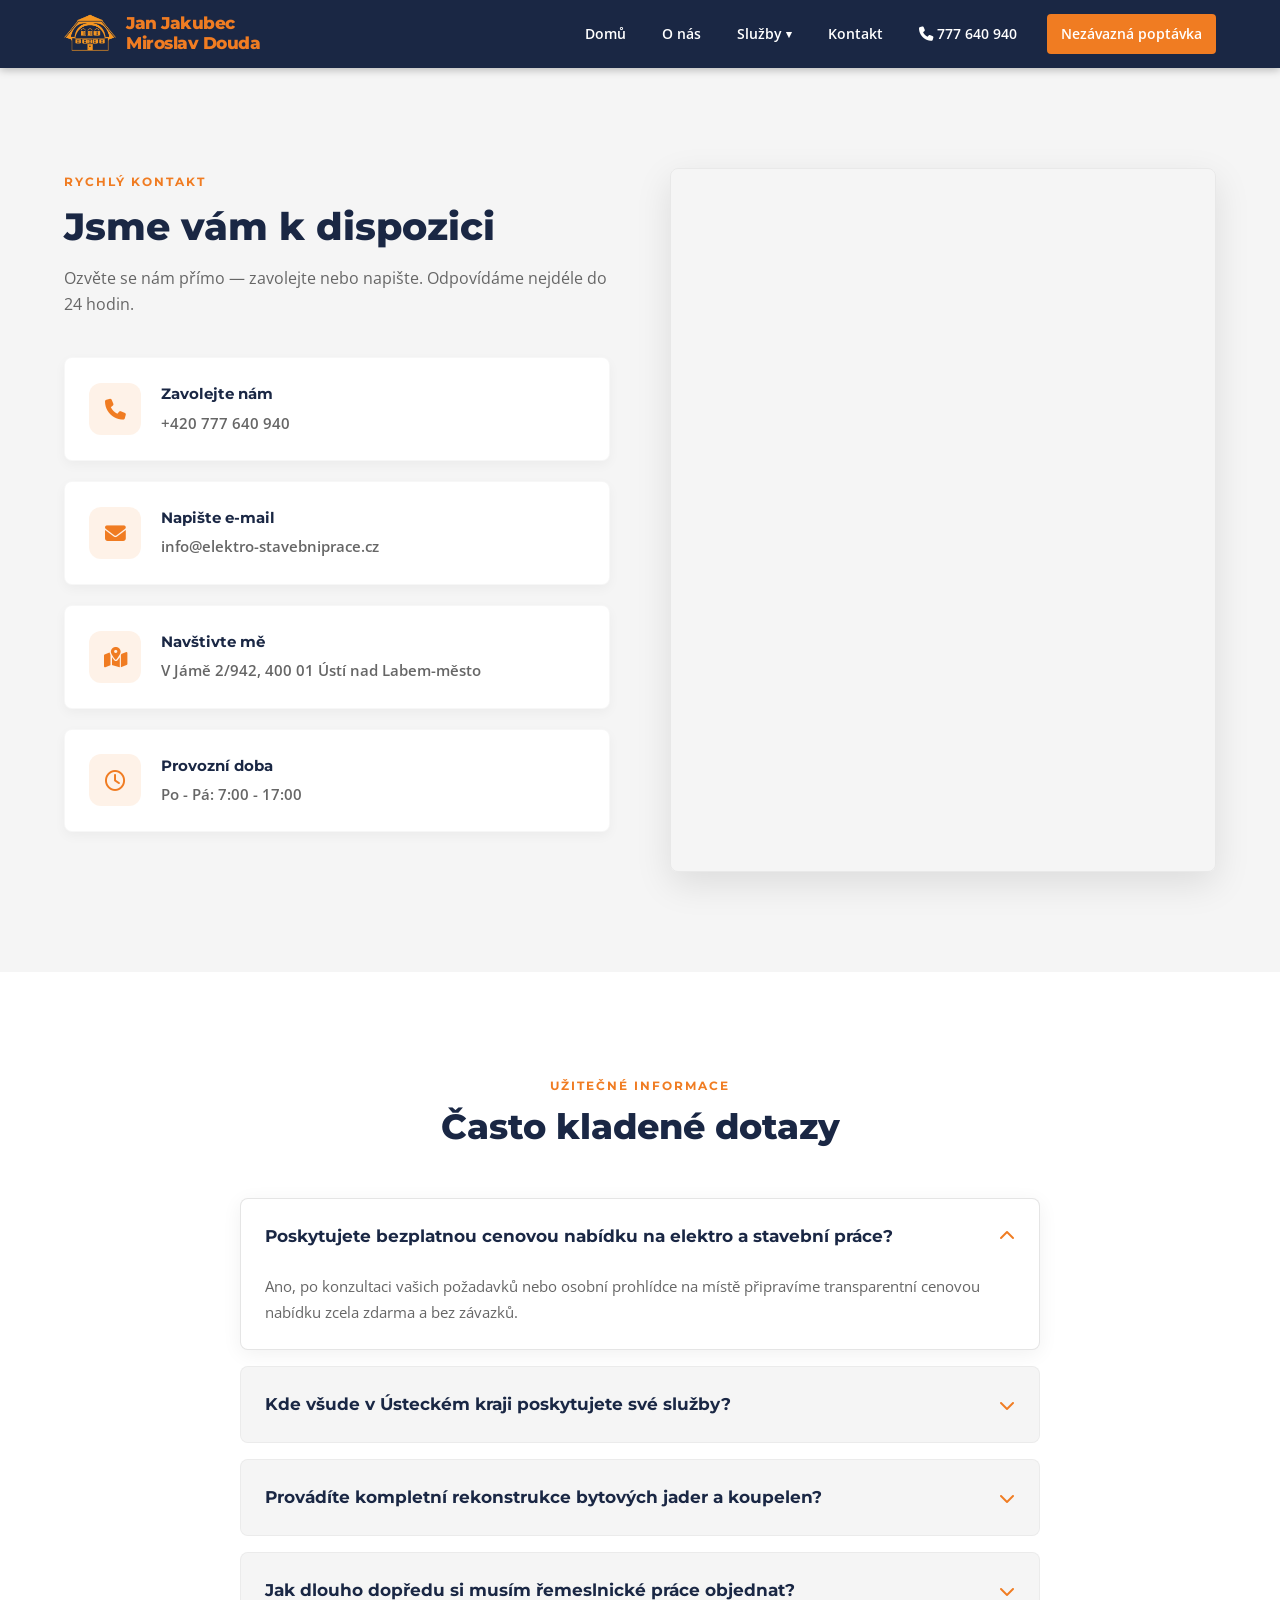
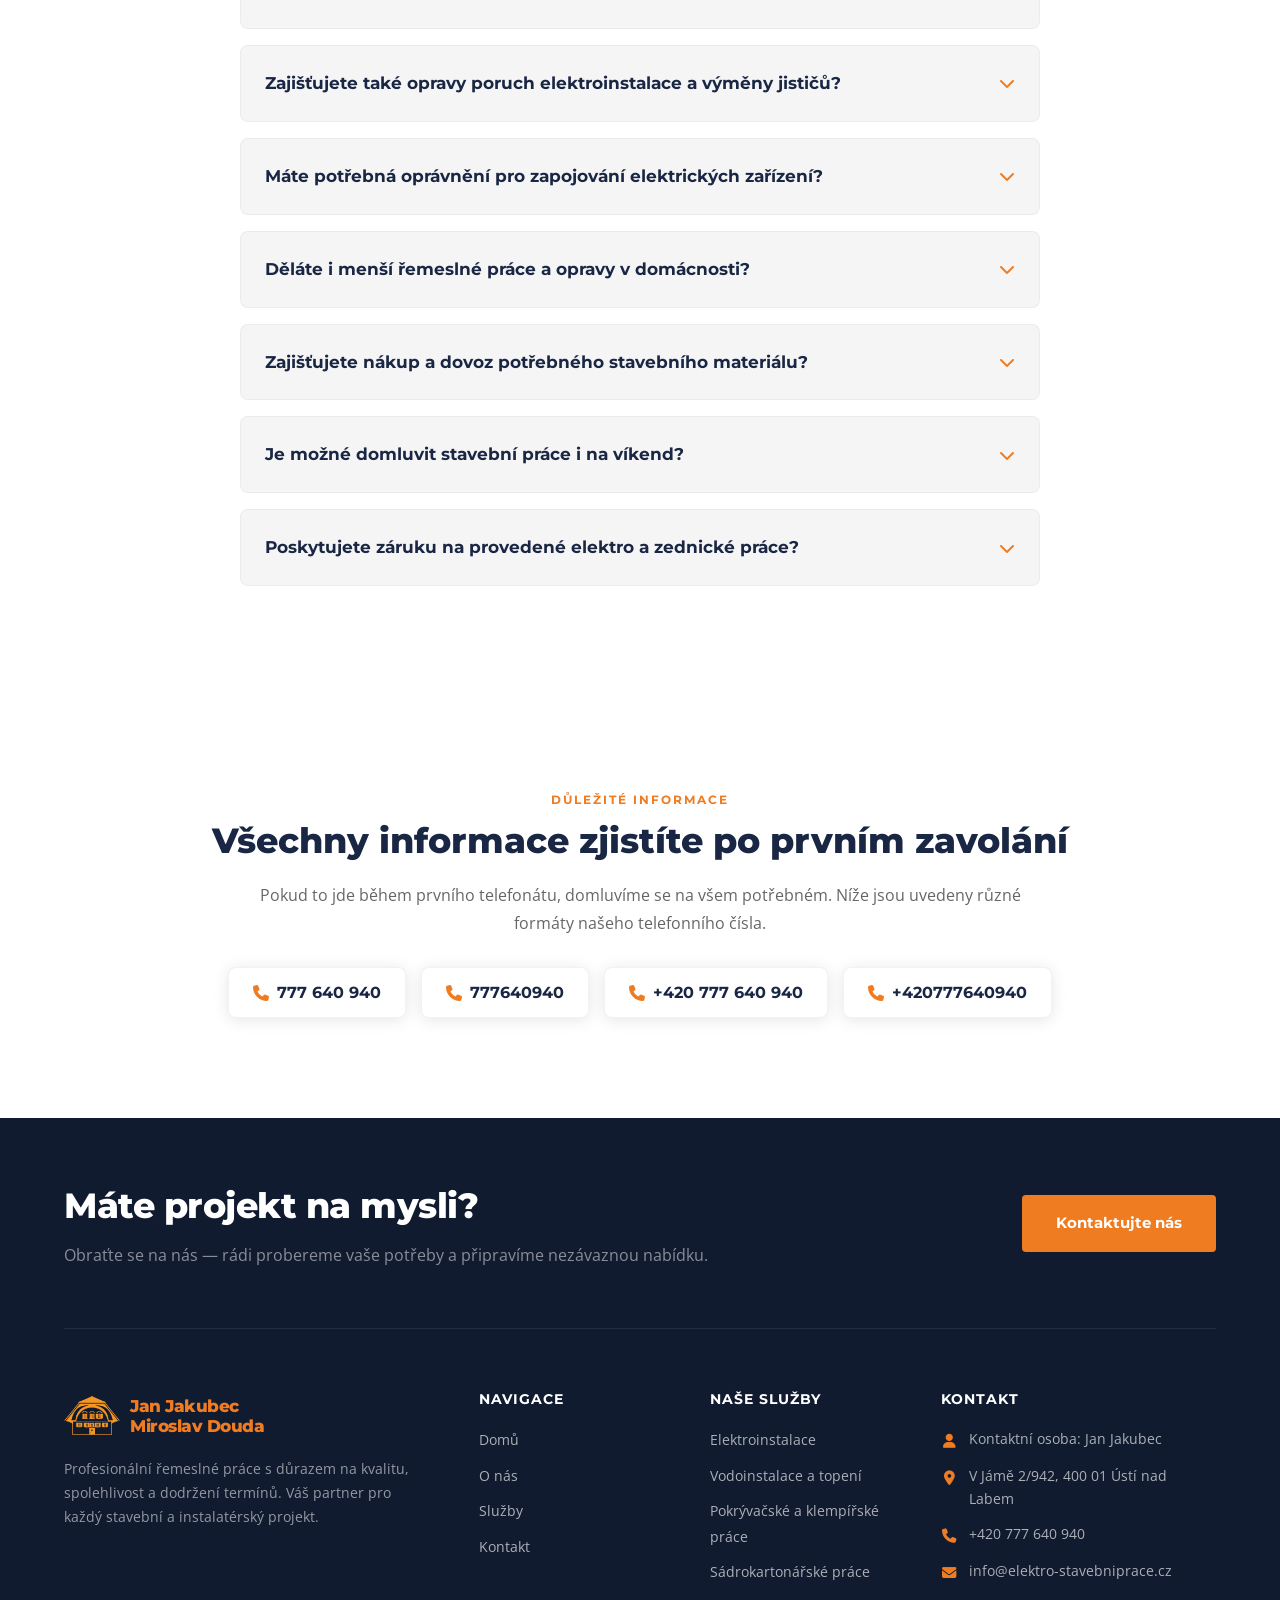
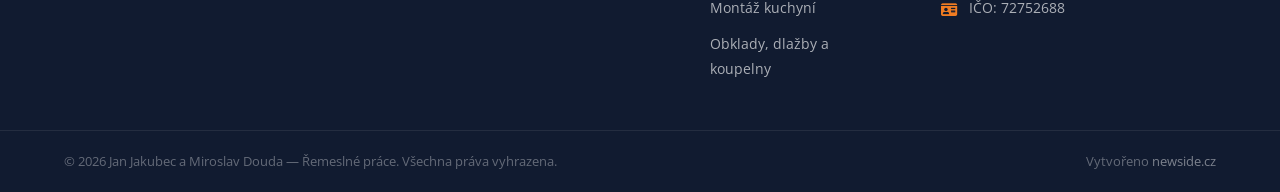
<file: kontakt.html>
<!DOCTYPE html>
<html lang="cs">

<head>
  <meta charset="UTF-8">
  <meta name="viewport" content="width=device-width, initial-scale=1.0">

  <title>Kontakt – Jan Jakubec | Tel. 777 640 940 | Ústí nad Labem</title>
  <meta name="description" content="Kontaktujte Jana Jakubce: tel. 777 640 940 (+420 777 640 940). Elektrikář a řemeslník v Ústí nad Labem. Nezávazná poptávka zdarma – rychlá odpověď.">
  <meta name="keywords" content="kontakt Jan Jakubec, elektrikář Ústí nad Labem telefon, 777 640 940, 777640940, +420777640940, poptávka řemeslník">
  <meta name="robots" content="index, follow">
  <link rel="canonical" href="https://www.elektro-stavebniprace.cz/kontakt.html">

  <!-- Open Graph -->
  <meta property="og:type" content="website">
  <meta property="og:locale" content="cs_CZ">
  <meta property="og:site_name" content="Jan Jakubec – Řemeslné práce">
  <meta property="og:title" content="Kontakt – Jan Jakubec | Tel. 777 640 940 | Ústí nad Labem">
  <meta property="og:description" content="Kontaktujte Jana Jakubce: tel. 777 640 940 (+420 777 640 940). Elektrikář a řemeslník v Ústí nad Labem. Nezávazná poptávka zdarma.">
  <meta property="og:url" content="https://www.elektro-stavebniprace.cz/kontakt.html">
  <meta property="og:image" content="https://www.elektro-stavebniprace.cz/images/about.webp">

  <link rel="stylesheet" href="https://cdnjs.cloudflare.com/ajax/libs/font-awesome/6.6.0/css/all.min.css">
  <link rel="stylesheet" href="css/reset.css">
  <link rel="stylesheet" href="css/main.css">
  <link rel="stylesheet" href="css/navbar.css">
  <link rel="stylesheet" href="css/footer.css">
  <link rel="stylesheet" href="css/kontakt.css">

  <!-- Strukturovaná data: LocalBusiness -->
  <script type="application/ld+json">
  {
    "@context": "https://schema.org",
    "@type": ["LocalBusiness", "Electrician", "Plumber", "RoofingContractor", "HomeAndConstructionBusiness"],
    "name": "Jan Jakubec – Řemeslné a stavební práce",
    "description": "Profesionální elektroinstalace, vodoinstalace, pokrývačské práce, sádrokartony, montáž kuchyní a obklady v Ústí nad Labem a okolí.",
    "telephone": [
      "+420777640940",
      "+420 777 640 940",
      "777640940",
      "777 640 940"
    ],
    "email": "info@elektro-stavebniprace.cz",
    "address": {
      "@type": "PostalAddress",
      "streetAddress": "V Jámě 2/942",
      "addressLocality": "Ústí nad Labem-město",
      "postalCode": "400 01",
      "addressCountry": "CZ"
    },
    "geo": {
      "@type": "GeoCoordinates",
      "latitude": 50.6607,
      "longitude": 14.0322
    },
    "areaServed": {
      "@type": "Place",
      "name": "Ústí nad Labem a Ústecký kraj"
    },
    "url": "https://www.elektro-stavebniprace.cz",
    "sameAs": "https://maps.app.goo.gl/PL8YDqn6jmuZNi9D6",
    "openingHoursSpecification": {
      "@type": "OpeningHoursSpecification",
      "dayOfWeek": ["Monday", "Tuesday", "Wednesday", "Thursday", "Friday"],
      "opens": "07:00",
      "closes": "17:00"
    },
    "priceRange": "$$"
  }
  </script>

  <!-- Strukturovaná data: FAQPage -->
  <script type="application/ld+json">
  {
    "@context": "https://schema.org",
    "@type": "FAQPage",
    "mainEntity": [
      {
        "@type": "Question",
        "name": "Poskytujete bezplatnou cenovou nabídku na elektro a stavební práce?",
        "acceptedAnswer": {
          "@type": "Answer",
          "text": "Ano, po konzultaci vašich požadavků nebo osobní prohlídce na místě připravíme transparentní cenovou nabídku zcela zdarma a bez závazků."
        }
      },
      {
        "@type": "Question",
        "name": "Kde všude v Ústeckém kraji poskytujete své služby?",
        "acceptedAnswer": {
          "@type": "Answer",
          "text": "Působíme primárně v Ústí nad Labem a blízkém okolí — Teplice, Děčín, Litoměřice. U větších zakázek po domluvě pokrýváme celý Ústecký kraj."
        }
      },
      {
        "@type": "Question",
        "name": "Provádíte kompletní rekonstrukce bytových jader a koupelen?",
        "acceptedAnswer": {
          "@type": "Answer",
          "text": "Ano, zajišťujeme kompletní rekonstrukce koupelen a bytových jader na klíč od elektro a vodoinstalace až po montáž sádrokartonů a obklady."
        }
      },
      {
        "@type": "Question",
        "name": "Jak dlouho dopředu si musím řemeslnické práce objednat?",
        "acceptedAnswer": {
          "@type": "Answer",
          "text": "Termíny závisí na aktuální vytíženosti. Menší elektrikářské a instalatérské úpravy lze většinou zvládnout do pár dní, u velkých rekonstrukcí doporučujeme objednání měsíc předem."
        }
      },
      {
        "@type": "Question",
        "name": "Zajišťujete také opravy poruch elektroinstalace a výměny jističů?",
        "acceptedAnswer": {
          "@type": "Answer",
          "text": "Ano, provádíme veškeré opravy porouchané elektroinstalace v bytech i domech, výměny zásuvek, vypínačů a vadných jističů, nicméně nepůsobíme jako nonstop pohotovost."
        }
      },
      {
        "@type": "Question",
        "name": "Máte potřebná oprávnění pro zapojování elektrických zařízení?",
        "acceptedAnswer": {
          "@type": "Answer",
          "text": "Jsme plně kvalifikovaní a certifikovaní elektrikáři s oprávněním pro montáže, opravy a zapojování elektrických zařízení podle platných norem a vyhlášek."
        }
      },
      {
        "@type": "Question",
        "name": "Děláte i menší řemeslné práce a opravy v domácnosti?",
        "acceptedAnswer": {
          "@type": "Answer",
          "text": "Samozřejmě, neděláme rozdíly ve velikosti zakázky. Přijedeme zapojit lustr, vyměnit vadnou zásuvku, opravit kapající kohoutek i smontovat nový nábytek."
        }
      },
      {
        "@type": "Question",
        "name": "Zajišťujete nákup a dovoz potřebného stavebního materiálu?",
        "acceptedAnswer": {
          "@type": "Answer",
          "text": "Ano, veškerý potřebný elektromateriál, sádrokarton či stavební chemii sami nakoupíme a přivezeme na místo realizace, abyste byli zcela bez starostí."
        }
      },
      {
        "@type": "Question",
        "name": "Je možné domluvit stavební práce i na víkend?",
        "acceptedAnswer": {
          "@type": "Answer",
          "text": "Standardní provozní dobu máme od pondělí do pátku (7:00 – 17:00). Po dohodě a u specifických zakázek, které to vyžadují, jsme ochotni pracovat i o víkendu."
        }
      },
      {
        "@type": "Question",
        "name": "Poskytujete záruku na provedené elektro a zednické práce?",
        "acceptedAnswer": {
          "@type": "Answer",
          "text": "Na veškeré řemeslné práce a instalace poskytujeme plnou zákonnou záruku. Dodržujeme správné technologické postupy, které zaručují dlouhou životnost díla."
        }
      }
    ]
  }
  </script>
</head>

<body>

  <div id="navbar-placeholder"></div>


  <main>
    <section class="contact-section">
      <div class="container">
        <div class="contact-grid">

          <div class="contact-info">
            <span class="section-label">Rychlý kontakt</span>
            <h2>Jsme vám k dispozici</h2>
            <p class="contact-desc">Ozvěte se nám přímo — zavolejte nebo napište. Odpovídáme nejdéle do 24 hodin.</p>
            
            <div class="contact-cards">
              <div class="contact-card">
                <div class="c-card-icon"><i class="fa-solid fa-phone"></i></div>
                <div class="c-card-text">
                  <h3>Zavolejte nám</h3>
                  <a href="tel:777640940">+420 777 640 940</a>
                </div>
              </div>
              
              <div class="contact-card">
                <div class="c-card-icon"><i class="fa-solid fa-envelope"></i></div>
                <div class="c-card-text">
                  <h3>Napište e-mail</h3>
                  <a href="mailto:info@elektro-stavebniprace.cz">info@elektro-stavebniprace.cz</a>
                </div>
              </div>
              
              <div class="contact-card">
                <div class="c-card-icon"><i class="fa-solid fa-map-location-dot"></i></div>
                <div class="c-card-text">
                  <h3>Navštivte mě</h3>
                  <a href="https://maps.app.goo.gl/PL8YDqn6jmuZNi9D6" target="_blank" rel="noopener noreferrer">V Jámě 2/942, 400 01 Ústí nad Labem-město</a>
                </div>
              </div>
              
              <div class="contact-card">
                <div class="c-card-icon"><i class="fa-regular fa-clock"></i></div>
                <div class="c-card-text">
                  <h3>Provozní doba</h3>
                  <p>Po - Pá: 7:00 - 17:00</p>
                </div>
              </div>
            </div>

          </div>

          <div class="map-wrap">
            <iframe
              src="https://www.google.com/maps/embed?pb=!1m18!1m12!1m3!1d68042.75399268532!2d13.997582405803499!3d50.67068488297193!2m3!1f0!2f0!3f0!3m2!1i1024!2i768!4f13.1!3m3!1m2!1s0x47099b31cf28eec7%3A0x930cde169a941628!2sElektro%20a%20Stavebn%C3%AD%20pr%C3%A1ce!5e0!3m2!1scs!2scz!4v1774168293988!5m2!1scs!2scz"
              allowfullscreen="" loading="lazy" referrerpolicy="no-referrer-when-downgrade" title="Poloha na mapě">
            </iframe>
          </div>

        </div>
      </div>
    </section>

<section class="faq-section bg-light">
      <div class="container">
        <div class="faq-header">
          <span class="section-label">Užitečné informace</span>
          <h2 class="section-title">Často kladené dotazy</h2>
        </div>
        
        <div class="faq-grid">
          <details class="faq-item" open>
            <summary class="faq-question">Poskytujete bezplatnou cenovou nabídku na elektro a stavební práce? <i class="fa-solid fa-chevron-down"></i></summary>
            <div class="faq-answer">
              <p>Ano, po konzultaci vašich požadavků nebo osobní prohlídce na místě připravíme transparentní cenovou nabídku zcela zdarma a bez závazků.</p>
            </div>
          </details>
          
          <details class="faq-item">
            <summary class="faq-question">Kde všude v Ústeckém kraji poskytujete své služby? <i class="fa-solid fa-chevron-down"></i></summary>
            <div class="faq-answer">
              <p>Působíme primárně v Ústí nad Labem a blízkém okolí — Teplice, Děčín, Litoměřice. U větších zakázek po domluvě pokrýváme celý Ústecký kraj.</p>
            </div>
          </details>
          
          <details class="faq-item">
            <summary class="faq-question">Provádíte kompletní rekonstrukce bytových jader a koupelen? <i class="fa-solid fa-chevron-down"></i></summary>
            <div class="faq-answer">
              <p>Ano, zajišťujeme kompletní rekonstrukce koupelen a bytových jader na klíč od elektro a vodoinstalace až po montáž sádrokartonů a obklady.</p>
            </div>
          </details>
          
          <details class="faq-item">
            <summary class="faq-question">Jak dlouho dopředu si musím řemeslnické práce objednat? <i class="fa-solid fa-chevron-down"></i></summary>
            <div class="faq-answer">
              <p>Termíny závisí na aktuální vytíženosti. Menší elektrikářské a instalatérské úpravy lze většinou zvládnout do pár dní, u velkých rekonstrukcí doporučujeme objednání měsíc předem.</p>
            </div>
          </details>

          <details class="faq-item">
            <summary class="faq-question">Zajišťujete také opravy poruch elektroinstalace a výměny jističů? <i class="fa-solid fa-chevron-down"></i></summary>
            <div class="faq-answer">
              <p>Ano, provádíme veškeré opravy porouchané elektroinstalace v bytech i domech, výměny zásuvek, vypínačů a vadných jističů, nicméně nepůsobíme jako nonstop pohotovost.</p>
            </div>
          </details>

          <details class="faq-item">
            <summary class="faq-question">Máte potřebná oprávnění pro zapojování elektrických zařízení? <i class="fa-solid fa-chevron-down"></i></summary>
            <div class="faq-answer">
              <p>Jsme plně kvalifikovaní a certifikovaní elektrikáři s oprávněním pro montáže, opravy a zapojování elektrických zařízení podle platných norem a vyhlášek.</p>
            </div>
          </details>

          <details class="faq-item">
            <summary class="faq-question">Děláte i menší řemeslné práce a opravy v domácnosti? <i class="fa-solid fa-chevron-down"></i></summary>
            <div class="faq-answer">
              <p>Samozřejmě, neděláme rozdíly ve velikosti zakázky. Přijedeme zapojit lustr, vyměnit vadnou zásuvku, opravit kapající kohoutek i smontovat nový nábytek.</p>
            </div>
          </details>

          <details class="faq-item">
            <summary class="faq-question">Zajišťujete nákup a dovoz potřebného stavebního materiálu? <i class="fa-solid fa-chevron-down"></i></summary>
            <div class="faq-answer">
              <p>Ano, veškerý potřebný elektromateriál, sádrokarton či stavební chemii sami nakoupíme a přivezeme na místo realizace, abyste byli zcela bez starostí.</p>
            </div>
          </details>

          <details class="faq-item">
            <summary class="faq-question">Je možné domluvit stavební práce i na víkend? <i class="fa-solid fa-chevron-down"></i></summary>
            <div class="faq-answer">
              <p>Standardní provozní dobu máme od pondělí do pátku (7:00 – 17:00). Po dohodě a u specifických zakázek, které to vyžadují, jsme ochotni pracovat i o víkendu.</p>
            </div>
          </details>

          <details class="faq-item">
            <summary class="faq-question">Poskytujete záruku na provedené elektro a zednické práce? <i class="fa-solid fa-chevron-down"></i></summary>
            <div class="faq-answer">
              <p>Na veškeré řemeslné práce a instalace poskytujeme plnou zákonnou záruku. Dodržujeme správné technologické postupy, které zaručují dlouhou životnost díla.</p>
            </div>
          </details>
        </div>
      </div>
    </section>

  </main>

  <div id="phone-info-placeholder"></div>
  <div id="footer-placeholder"></div>

  <script src="js/components.js"></script>
</body>

</html>
</file>
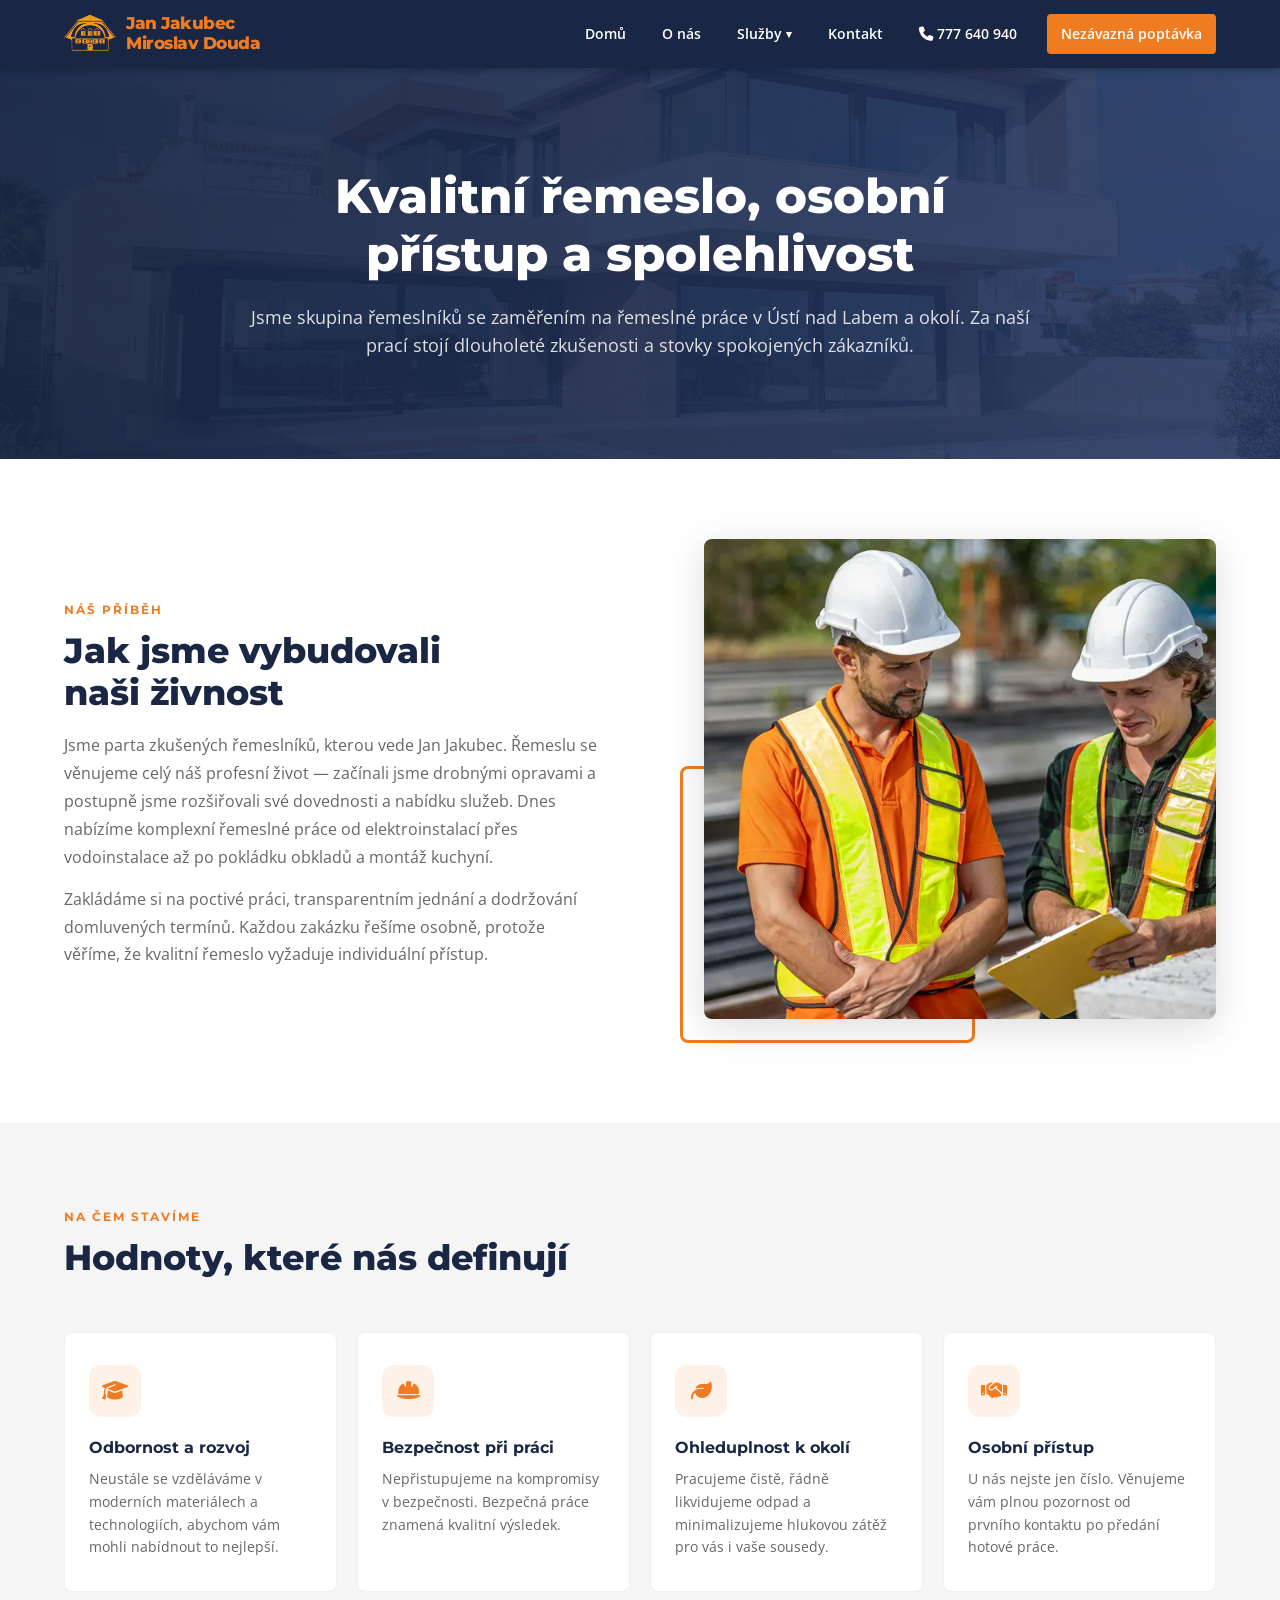
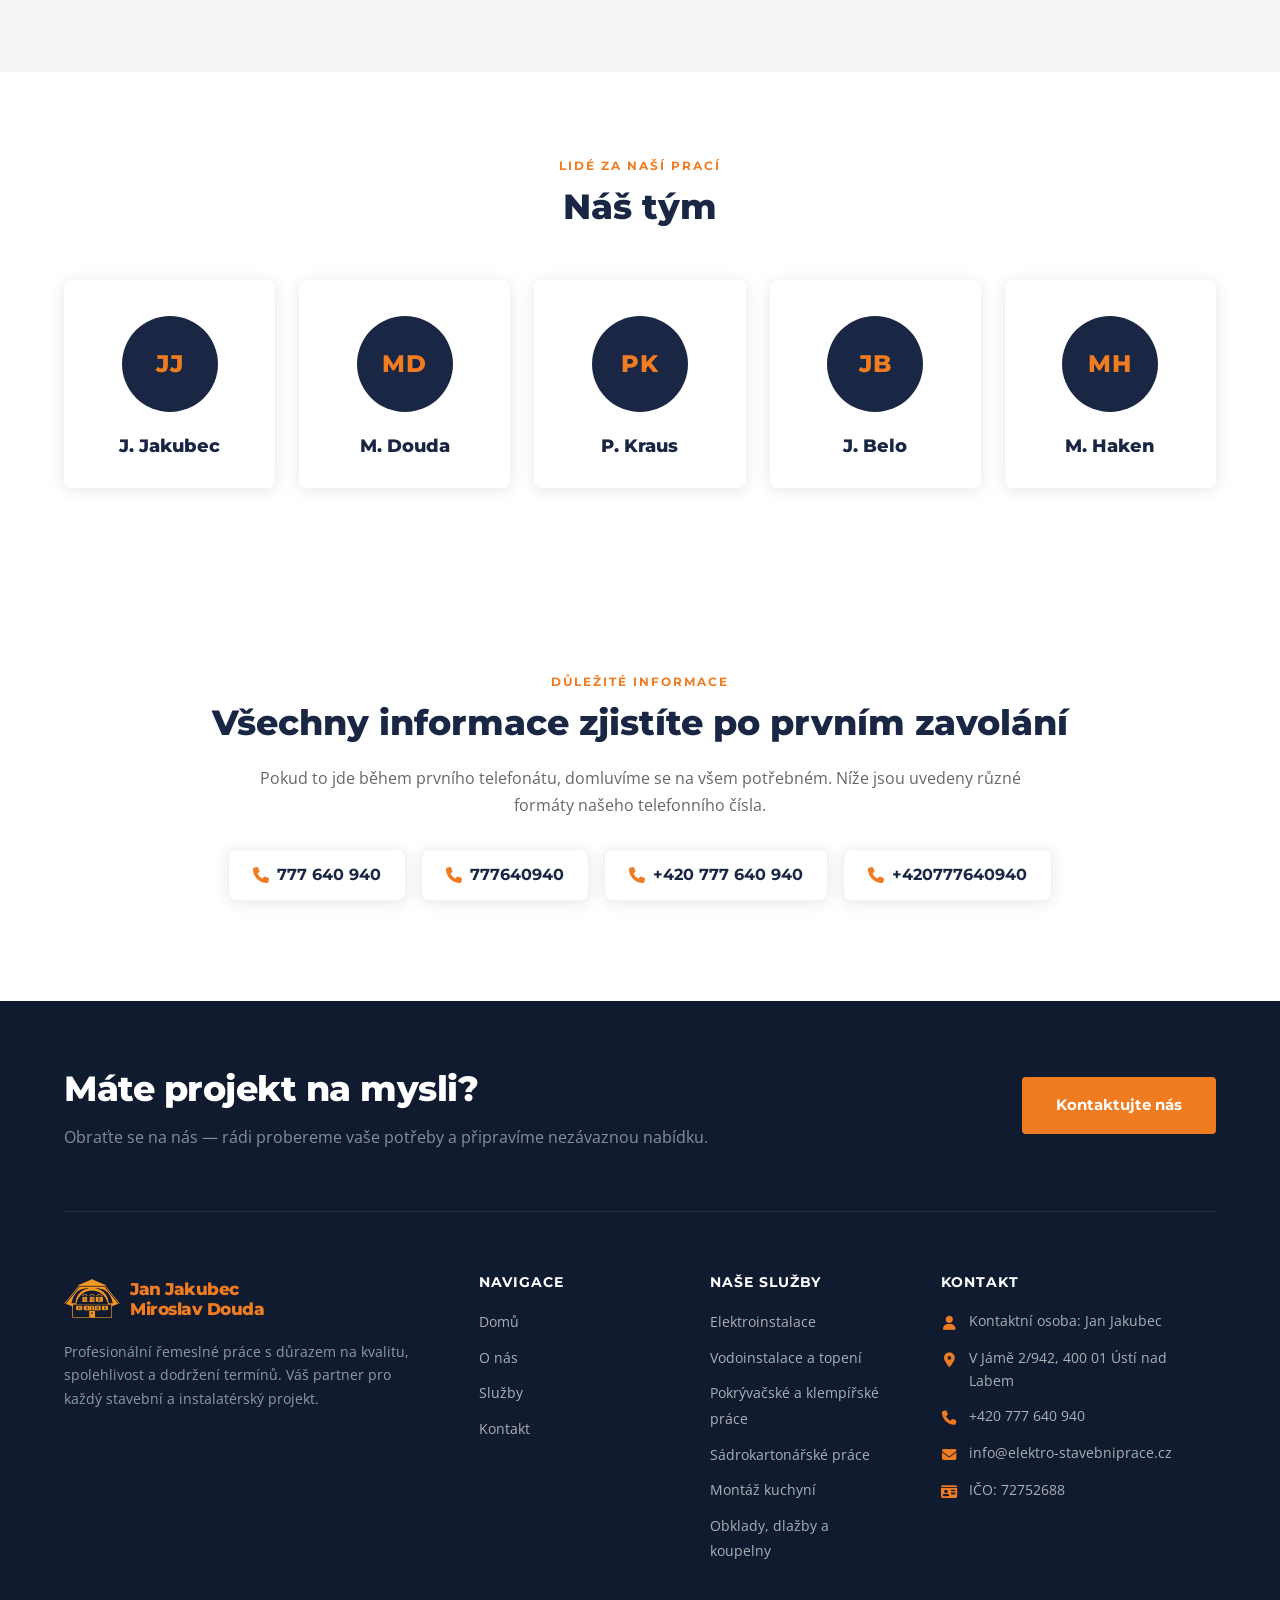
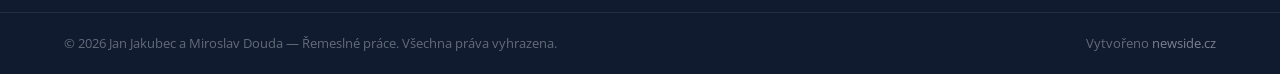
<file: o-nas.html>
<!DOCTYPE html>
<html lang="cs">

<head>
  <meta charset="UTF-8">
  <meta name="viewport" content="width=device-width, initial-scale=1.0">

  <title>O nás – Jan Jakubec | Řemeslník Ústí nad Labem | 777 640 940</title>
  <meta name="description" content="Jan Jakubec – zkušený řemeslník a elektrikář z Ústí nad Labem s mnohaletou praxí. Osobní přístup, poctivé provedení, férové ceny. Volejte: 777 640 940.">
  <meta name="keywords" content="Jan Jakubec řemeslník, elektrikář Ústí nad Labem, stavební práce, 777 640 940, 777640940, +420777640940">
  <meta name="robots" content="index, follow">
  <link rel="canonical" href="https://www.elektro-stavebniprace.cz/o-nas.html">

  <!-- Open Graph -->
  <meta property="og:type" content="website">
  <meta property="og:locale" content="cs_CZ">
  <meta property="og:site_name" content="Jan Jakubec – Řemeslné práce">
  <meta property="og:title" content="O nás – Jan Jakubec | Řemeslník Ústí nad Labem | 777 640 940">
  <meta property="og:description" content="Jan Jakubec – zkušený řemeslník a elektrikář z Ústí nad Labem. Osobní přístup, poctivé provedení, férové ceny. Volejte: 777 640 940.">
  <meta property="og:url" content="https://www.elektro-stavebniprace.cz/o-nas.html">
  <meta property="og:image" content="https://www.elektro-stavebniprace.cz/images/about.webp">

  <link rel="stylesheet" href="https://cdnjs.cloudflare.com/ajax/libs/font-awesome/6.6.0/css/all.min.css">
  <link rel="stylesheet" href="css/reset.css">
  <link rel="stylesheet" href="css/main.css">
  <link rel="stylesheet" href="css/navbar.css">
  <link rel="stylesheet" href="css/footer.css">
  <link rel="stylesheet" href="css/o-nas.css">
</head>

<body>

  <div id="navbar-placeholder"></div>

  <header class="page-header">
    <div class="container">
      <div class="page-header-content">
        <h1>Kvalitní řemeslo, osobní přístup a spolehlivost</h1>
        <p class="page-header-sub">Jsme skupina řemeslníků se zaměřením na řemeslné práce v Ústí nad Labem a okolí. Za naší prací stojí dlouholeté zkušenosti a stovky spokojených zákazníků.</p>
      </div>
    </div>
  </header>

  <main>
    <section class="about-section">
      <div class="container">
        <div class="about-grid">
          <div class="about-text">
            <span class="section-label">Náš příběh</span>
            <h2>Jak jsme vybudovali naši živnost</h2>
            <p>
              Jsme parta zkušených řemeslníků, kterou vede Jan Jakubec. Řemeslu se věnujeme celý náš profesní život — začínali jsme drobnými opravami a postupně jsme rozšiřovali své dovednosti a nabídku služeb. Dnes nabízíme komplexní řemeslné práce od elektroinstalací přes vodoinstalace až po pokládku obkladů a montáž kuchyní.
            </p>

            <p>
              Zakládáme si na poctivé práci, transparentním jednání a dodržování domluvených termínů. Každou zakázku řešíme osobně, protože věříme, že kvalitní řemeslo vyžaduje individuální přístup.
            </p>
          </div>
          <div class="about-image-wrap">
            <img class="about-img" src="images/about.webp" alt="Jan Jakubec" style="object-position: center center;">
          </div>
        </div>
      </div>
    </section>

    <section class="values-section">
      <div class="container">
        <div class="values-header">
          <span class="section-label">Na čem stavíme</span>
          <h2 class="section-title">Hodnoty, které nás definují</h2>
        </div>
        <div class="features-grid">
          <div class="feature-card">
            <div class="feature-icon-wrap"><i class="fa-solid fa-graduation-cap"></i></div>
            <h3>Odbornost a rozvoj</h3>
            <p>Neustále se vzděláváme v moderních materiálech a technologiích, abychom vám mohli nabídnout to nejlepší.</p>
          </div>
          <div class="feature-card">
            <div class="feature-icon-wrap"><i class="fa-solid fa-hard-hat"></i></div>
            <h3>Bezpečnost při práci</h3>
            <p>Nepřistupujeme na kompromisy v bezpečnosti. Bezpečná práce znamená kvalitní výsledek.</p>
          </div>
          <div class="feature-card">
            <div class="feature-icon-wrap"><i class="fa-solid fa-leaf"></i></div>
            <h3>Ohleduplnost k okolí</h3>
            <p>Pracujeme čistě, řádně likvidujeme odpad a minimalizujeme hlukovou zátěž pro vás i vaše sousedy.</p>
          </div>
          <div class="feature-card">
            <div class="feature-icon-wrap"><i class="fa-solid fa-handshake"></i></div>
            <h3>Osobní přístup</h3>
            <p>U nás nejste jen číslo. Věnujeme vám plnou pozornost od prvního kontaktu po předání hotové práce.</p>
          </div>
        </div>
      </div>
    </section>

    <section class="team-section">
      <div class="container">
        <div class="team-header">
          <span class="section-label">Lidé za naší prací</span>
          <h2 class="section-title">Náš tým</h2>
        </div>
        <div class="team-grid">
          <div class="team-card">
            <div class="team-avatar-wrap"><div class="team-avatar">JJ</div></div>
            <div class="team-info"><h3>J. Jakubec</h3></div>
          </div>
          <div class="team-card">
            <div class="team-avatar-wrap"><div class="team-avatar">MD</div></div>
            <div class="team-info"><h3>M. Douda</h3></div>
          </div>
          <div class="team-card">
            <div class="team-avatar-wrap"><div class="team-avatar">PK</div></div>
            <div class="team-info"><h3>P. Kraus</h3></div>
          </div>
          <div class="team-card">
            <div class="team-avatar-wrap"><div class="team-avatar">JB</div></div>
            <div class="team-info"><h3>J. Belo</h3></div>
          </div>
          <div class="team-card">
            <div class="team-avatar-wrap"><div class="team-avatar">MH</div></div>
            <div class="team-info"><h3>M. Haken</h3></div>
          </div>
        </div>
      </div>
    </section>

  </main>
  <div id="phone-info-placeholder"></div>
  <div id="footer-placeholder"></div>

  <script src="js/components.js"></script>
</body>

</html>
</file>
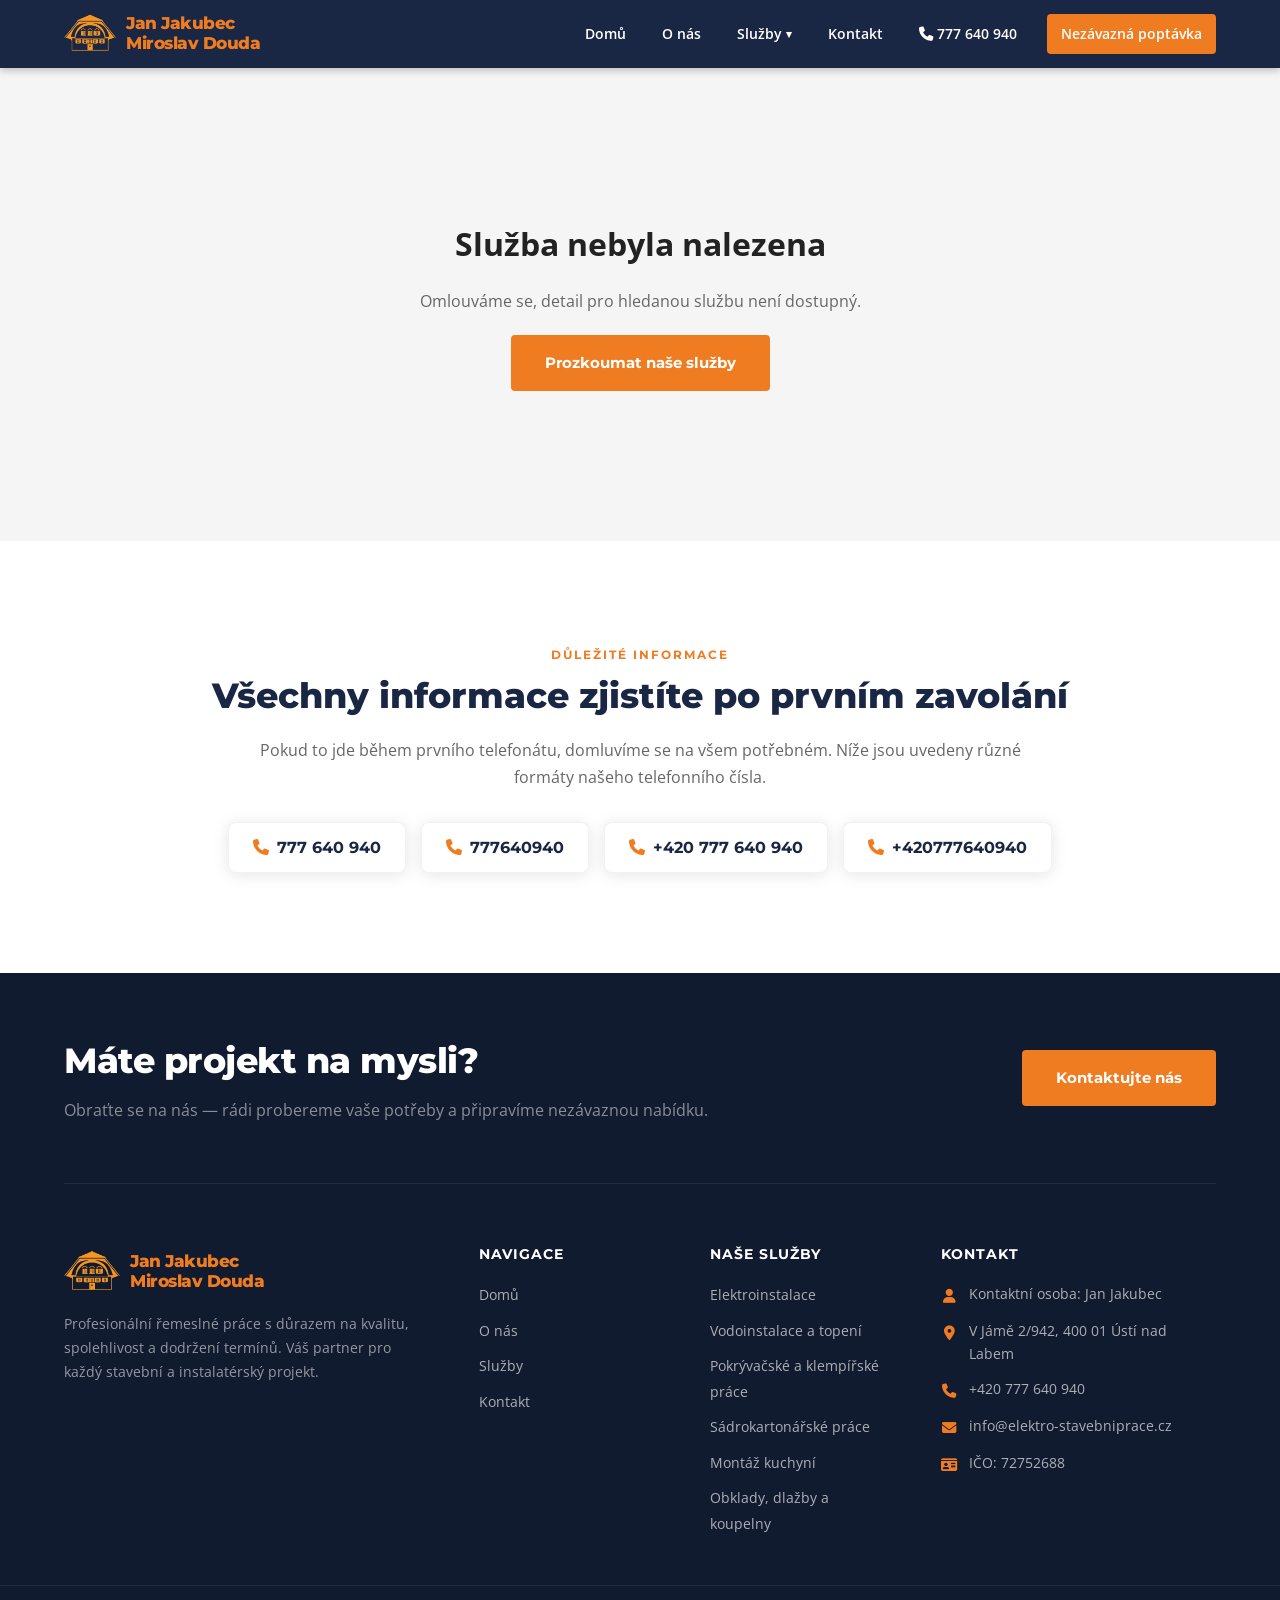
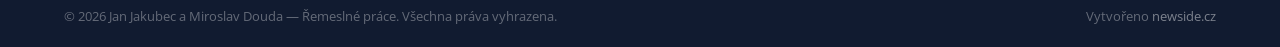
<file: sluzba-detail.html>
<!DOCTYPE html>
<html lang="cs">

<head>
  <meta charset="UTF-8">
  <meta name="viewport" content="width=device-width, initial-scale=1.0">

  <title>Řemeslné práce Ústí nad Labem | Jan Jakubec | 777 640 940</title>
  <meta name="description" content="Profesionální řemeslné práce v Ústí nad Labem od Jana Jakubce. Elektroinstalace, vodoinstalace, pokrývačství, sádrokartony, obklady. Volejte: 777 640 940.">
  <meta name="keywords" content="řemeslné práce Ústí nad Labem, Jan Jakubec, 777 640 940, 777640940, +420777640940">
  <meta name="robots" content="index, follow">

  <!-- Open Graph (přepsáno JavaScriptem pro konkrétní službu) -->
  <meta property="og:type" content="website">
  <meta property="og:locale" content="cs_CZ">
  <meta property="og:site_name" content="Jan Jakubec – Řemeslné práce">
  <meta property="og:title" content="Řemeslné práce Ústí nad Labem | Jan Jakubec | 777 640 940">
  <meta property="og:description" content="Profesionální řemeslné práce v Ústí nad Labem od Jana Jakubce. Volejte: 777 640 940.">
  <meta property="og:image" content="https://www.elektro-stavebniprace.cz/images/about.webp">

  <link rel="stylesheet" href="https://cdnjs.cloudflare.com/ajax/libs/font-awesome/6.6.0/css/all.min.css">
  <link rel="stylesheet" href="css/reset.css">
  <link rel="stylesheet" href="css/main.css">
  <link rel="stylesheet" href="css/navbar.css">
  <link rel="stylesheet" href="css/footer.css">
  <link rel="stylesheet" href="css/sluzba-detail.css">
  <script src="js/sluzby-data.js" defer></script>
  <script src="js/realizace-photos.js" defer></script>
  <script src="js/sluzba-detail.js" defer></script>
</head>

<body>

  <div id="navbar-placeholder"></div>

  <main>
    <!-- Sekce 1: Úvodní Hero blok s textem a fotkou -->
    <section class="sd-hero">
      <div class="container container-sd-hero">
        <div class="sd-hero-grid">
          <div class="sd-hero-image-wrap">
            <img src="" alt="" id="detail-image" class="sd-image">
          </div>
          <div class="sd-hero-text">
            <span class="section-label" id="detail-label"></span>
            <h1 class="sd-title" id="detail-title"></h1>
            <p class="sd-desc" id="detail-desc-1"></p>
            <div class="sd-hero-actions">
              <a href="kontakt.html" class="btn btn-accent" id="detail-cta-link-1">Mám zájem o službu <i class="fa-solid fa-arrow-right"></i></a>
              <a href="sluzby.html" class="btn btn-outline-dark">Zpět na přehled</a>
            </div>
          </div>
        </div>
      </div>
    </section>

    <!-- Sekce 2: Co práce zahrnuje (Grid boxy) -->
    <section class="sd-features-section bg-light">
      <div class="container">
        <div class="sd-features-header">
          <span class="section-label">Detailní pohled</span>
          <h2 class="section-title">Co naše práce primárně zahrnuje?</h2>
        </div>
        <div class="sd-features-grid" id="detail-features">
          <!-- Features se vloží z JS -->
        </div>
      </div>
    </section>

    <!-- Sekce 3: Na čem si zakládám (3 karty) -->
    <section class="sd-info-section">
      <div class="container">
        <div class="sd-features-header-center">
          <span class="section-label">Kvalita na prvním místě</span>
          <h2 class="section-title">Na čem si zakládáme</h2>
        </div>
        <div class="sd-reasons-grid">
          <div class="sd-reason-card">
            <div class="sd-reason-icon"><i class="fa-solid fa-gem"></i></div>
            <h3>Poctivé řemeslo</h3>
            <p>Zakládáme si na precizním provedení, dodržování technologických postupů a nejvyšší kvalitě materiálů.</p>
          </div>
          <div class="sd-reason-card">
            <div class="sd-reason-icon"><i class="fa-solid fa-handshake"></i></div>
            <h3>Férové jednání</h3>
            <p>Cenu, rozsah prací a termín znáte předem. Žádné protahování času ani skryté poplatky.</p>
          </div>
          <div class="sd-reason-card">
            <div class="sd-reason-icon"><i class="fa-solid fa-broom"></i></div>
            <h3>Čistota a ohleduplnost</h3>
            <p>Během realizace udržujeme pořádek a po dokončení práce po sobě vaše prostory vždy uklidíme.</p>
          </div>
        </div>
      </div>
    </section>

    <!-- Sekce 4: Galerie realizací -->
    <section class="sd-gallery-section bg-light">
      <div class="container">
        <div class="sd-features-header-center">
          <span class="section-label">Naše práce v praxi</span>
          <h2 class="section-title">Prohlédněte si naše realizace</h2>
          <p class="sd-gallery-desc">Níže najdete fotografie z našich dokončených zakázek. Kliknutím na snímek si jej prohlédněte v plném rozlišení.</p>
        </div>
        <div class="sd-gallery-grid" id="detail-gallery"></div>
        <div class="sd-gallery-more-wrap" id="gallery-more-wrap" style="display:none;">
          <button class="btn btn-outline-dark" id="gallery-more-btn">
            Zobrazit více fotografií <i class="fa-solid fa-chevron-down"></i>
          </button>
        </div>
      </div>
    </section>

    <!-- Lightbox -->
    <div class="sd-lightbox" id="sd-lightbox" aria-hidden="true">
      <button class="sd-lb-close" id="sd-lb-close" aria-label="Zavřít"><i class="fa-solid fa-xmark"></i></button>
      <button class="sd-lb-prev" id="sd-lb-prev" aria-label="Předchozí"><i class="fa-solid fa-chevron-left"></i></button>
      <button class="sd-lb-next" id="sd-lb-next" aria-label="Další"><i class="fa-solid fa-chevron-right"></i></button>
      <div class="sd-lb-img-wrap">
        <img src="" alt="" id="sd-lb-img" class="sd-lb-img">
      </div>
      <div class="sd-lb-counter" id="sd-lb-counter"></div>
    </div>
  </main>

  <div id="phone-info-placeholder"></div>
  <div id="footer-placeholder"></div>

  <script src="js/components.js"></script>
</body>

</html>
</file>
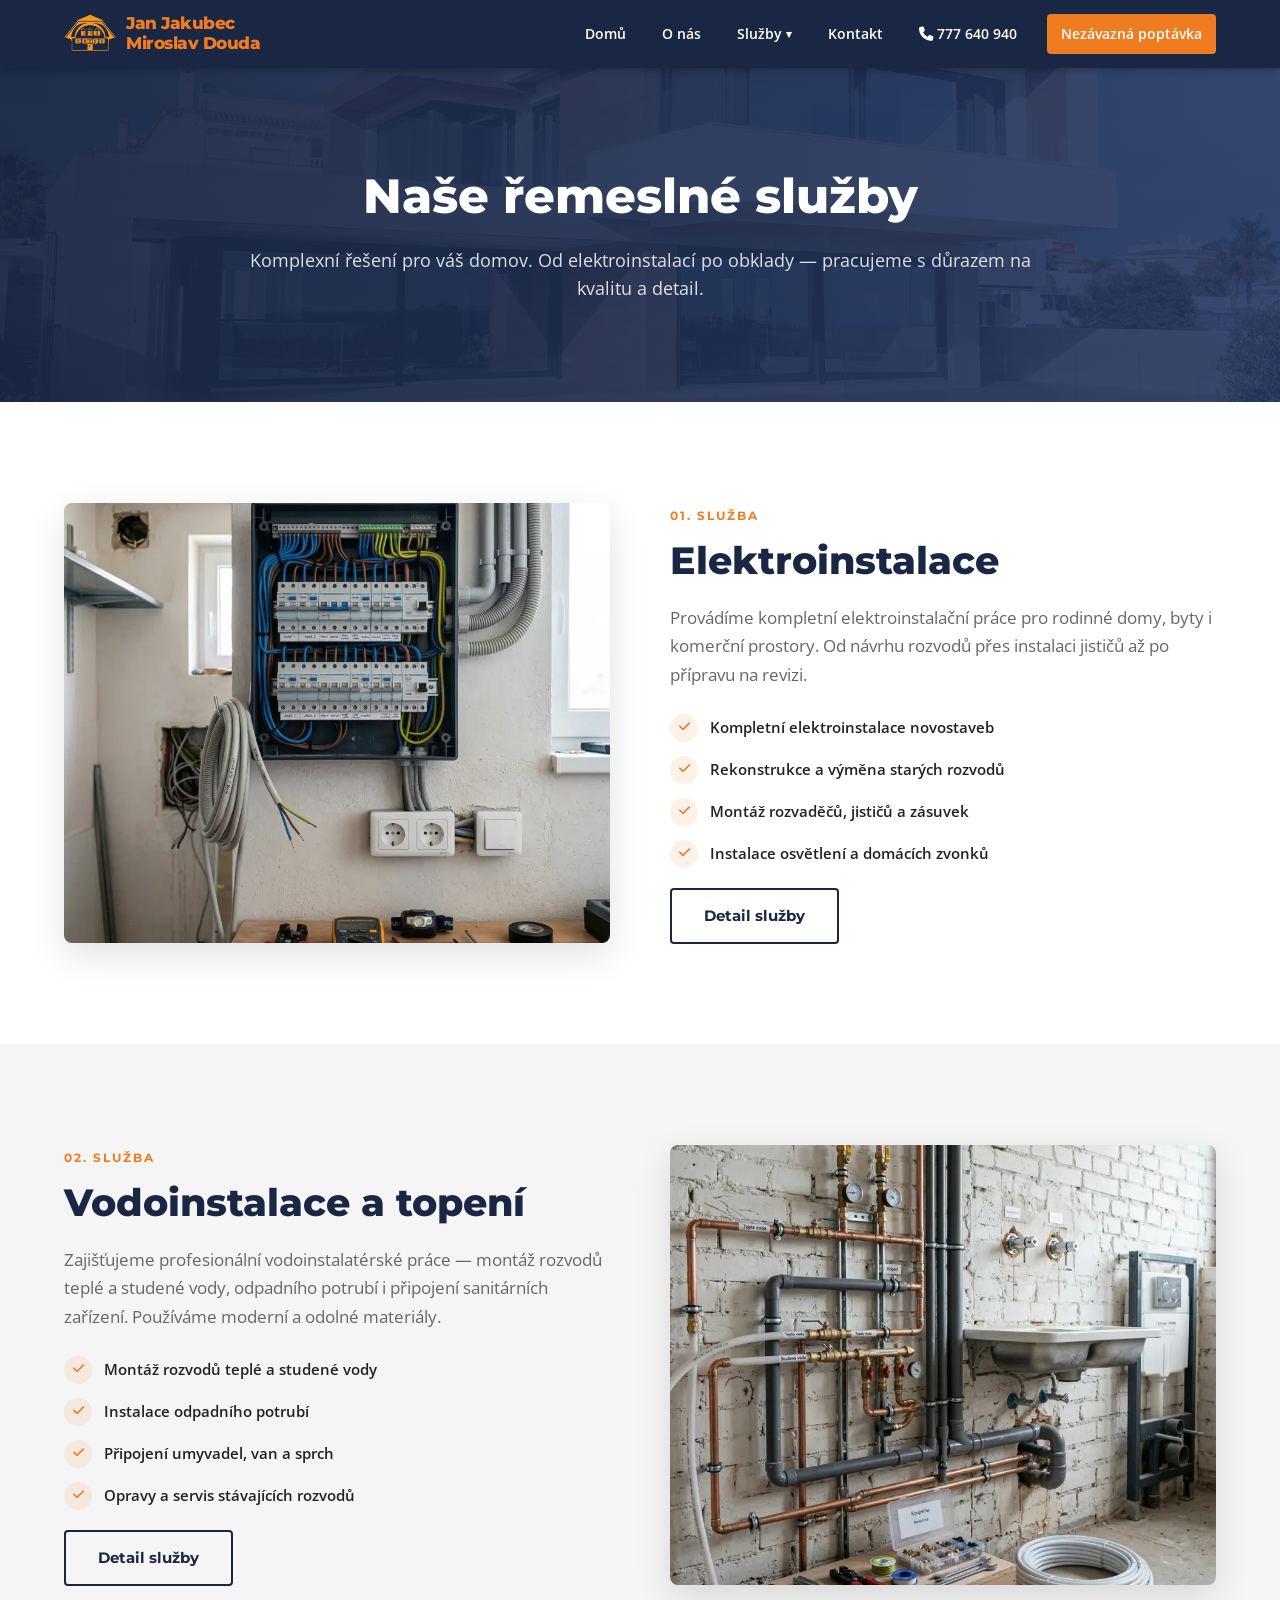
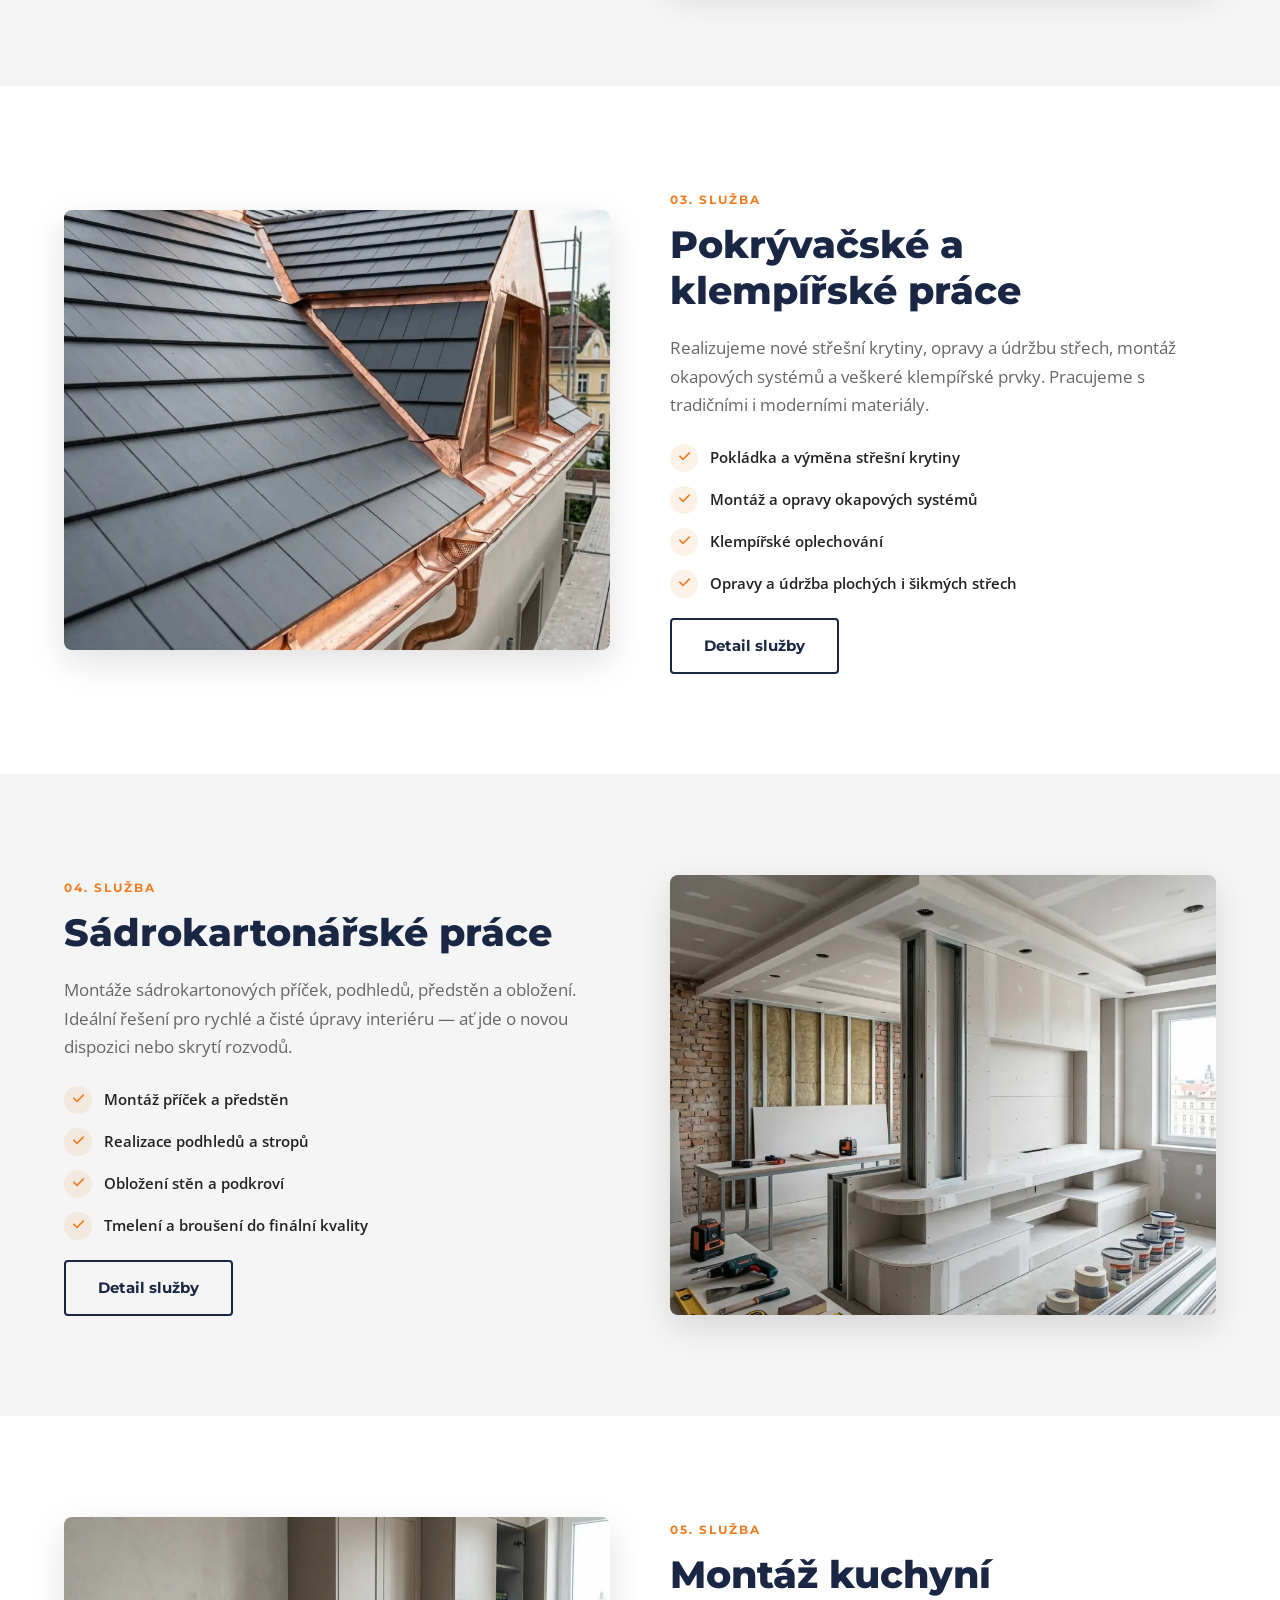
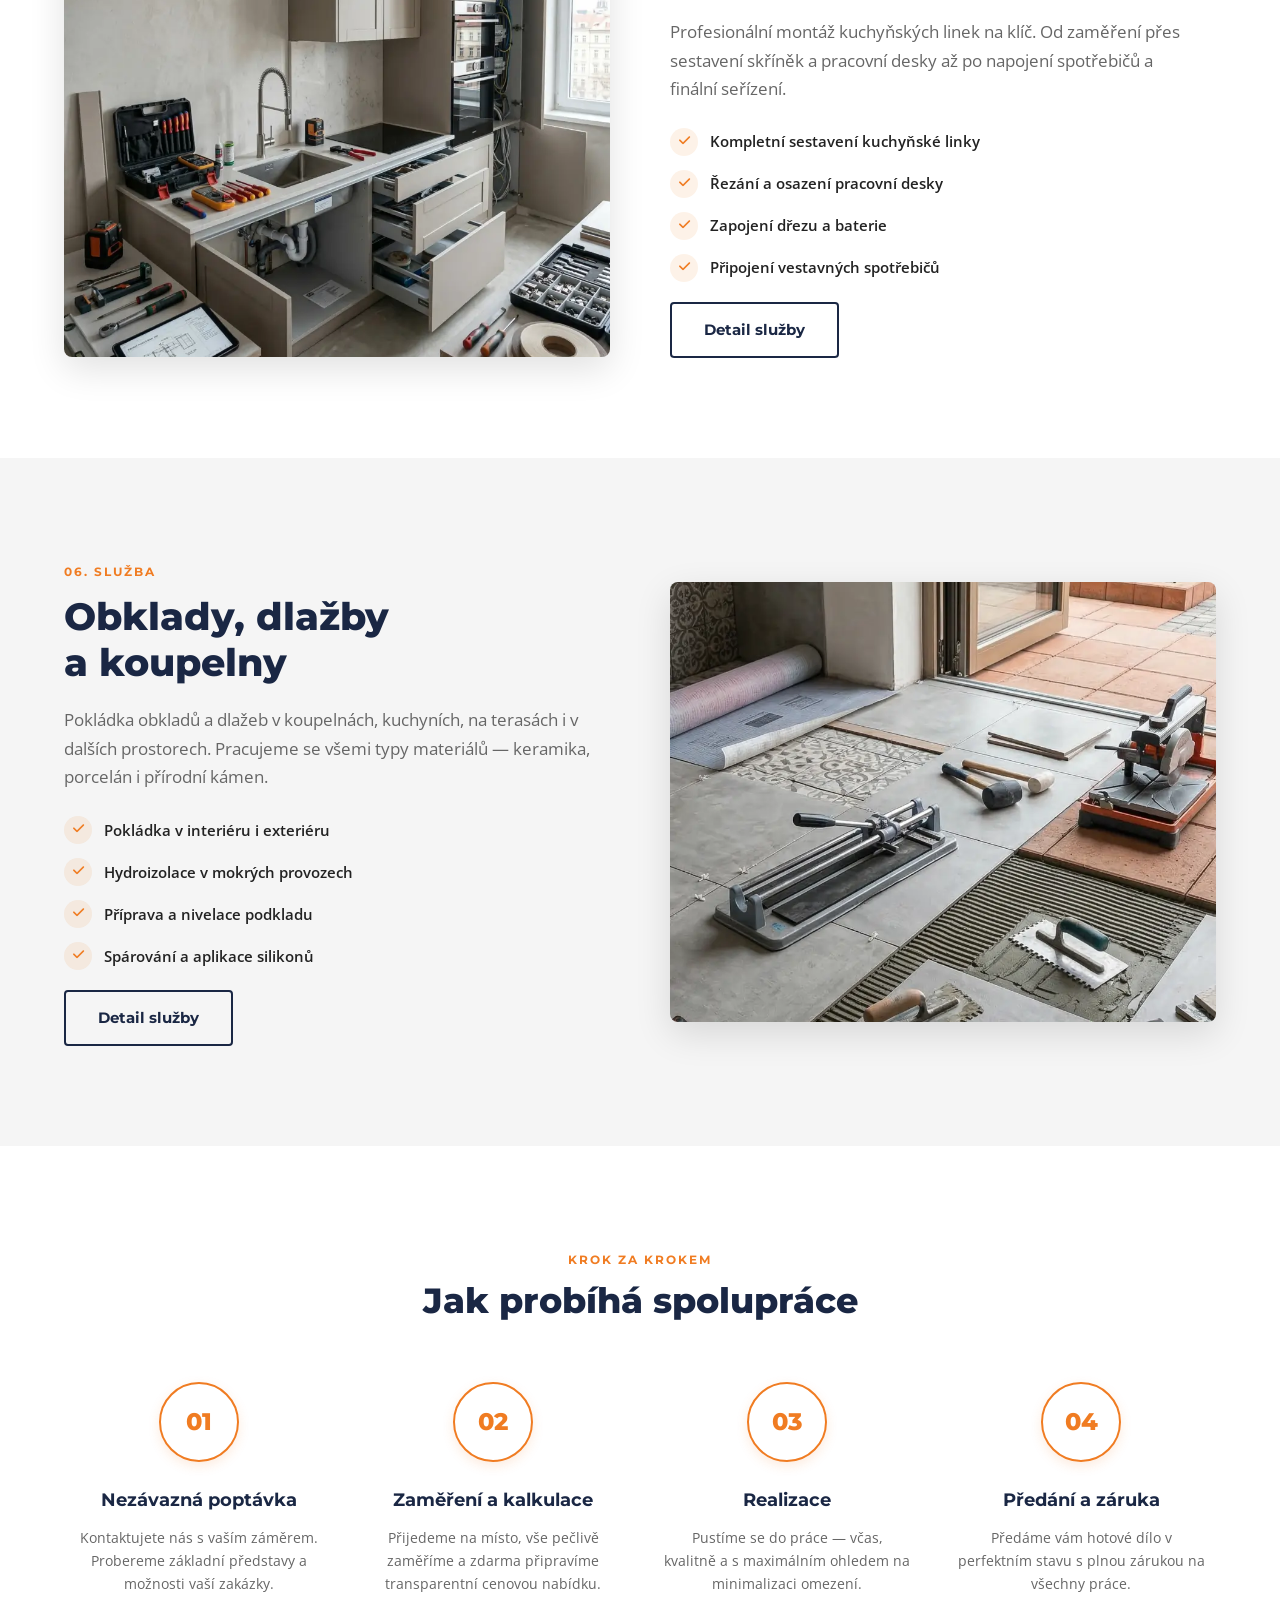
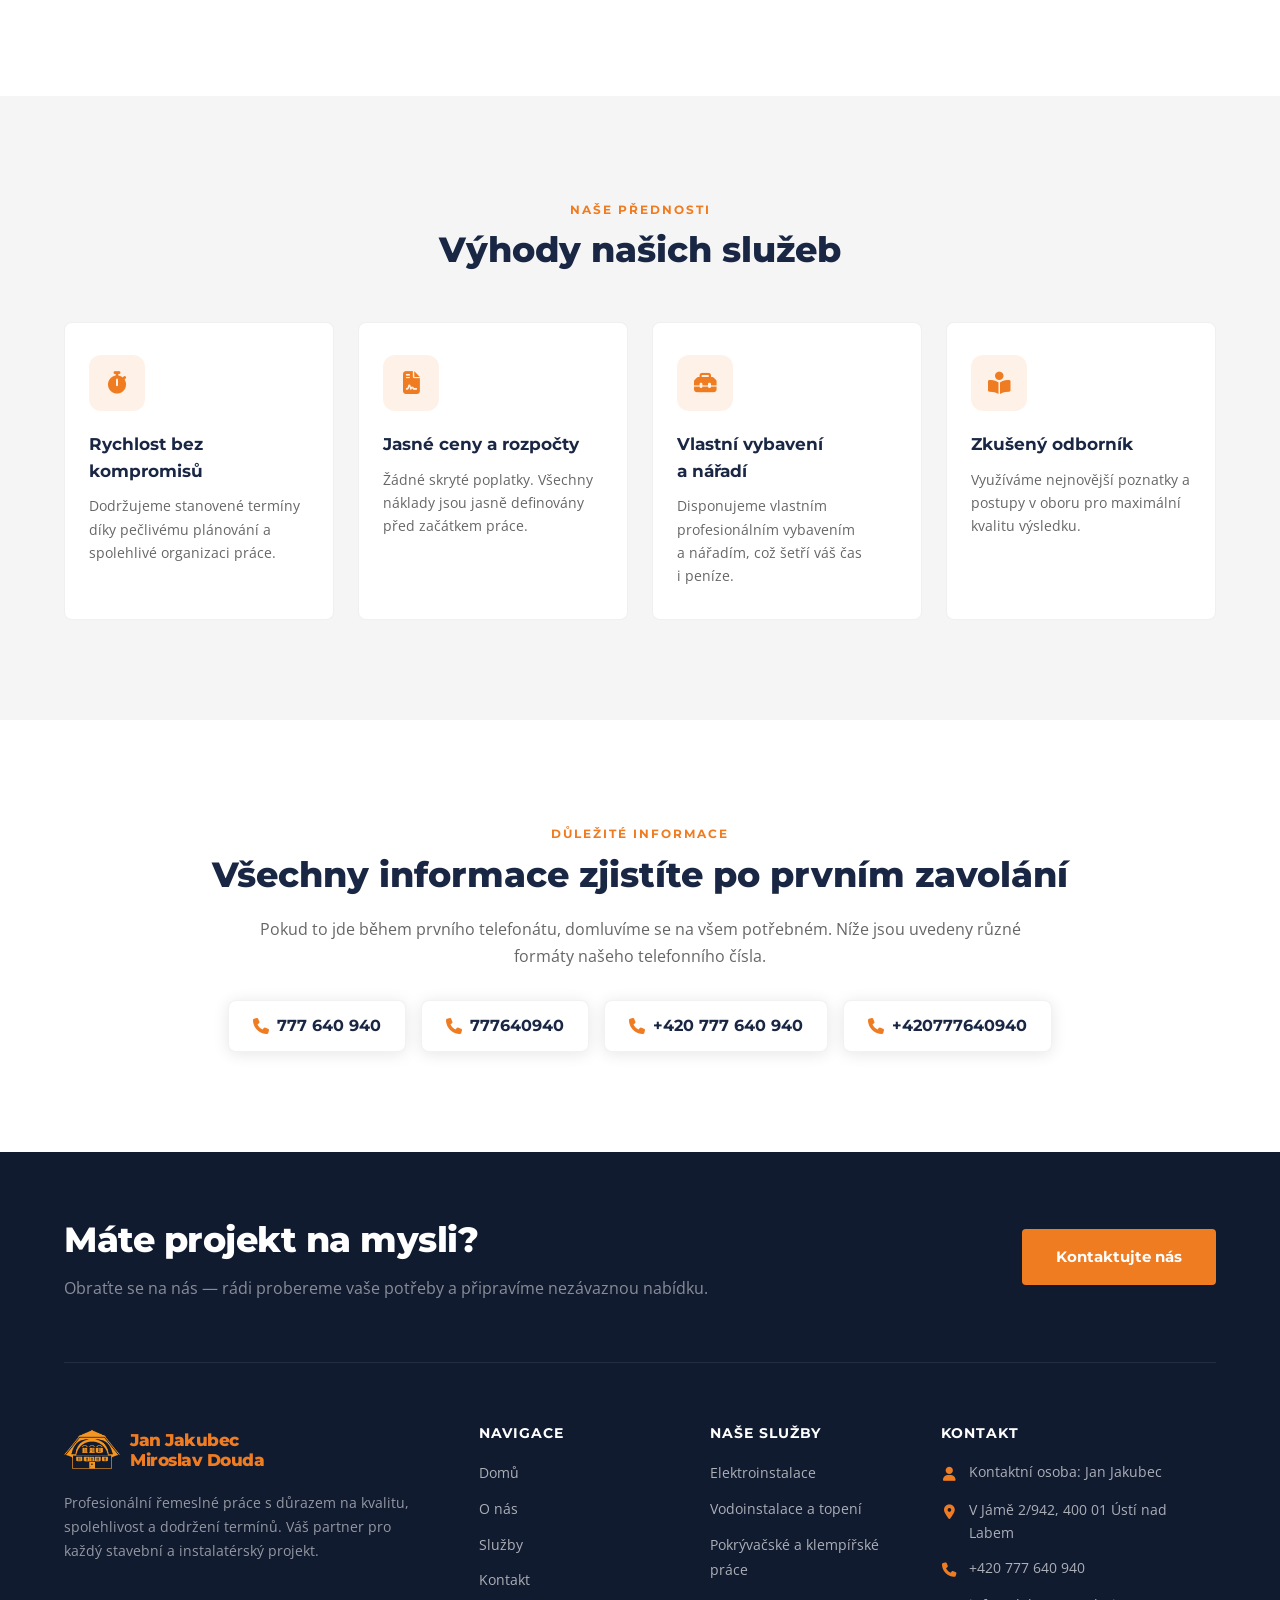
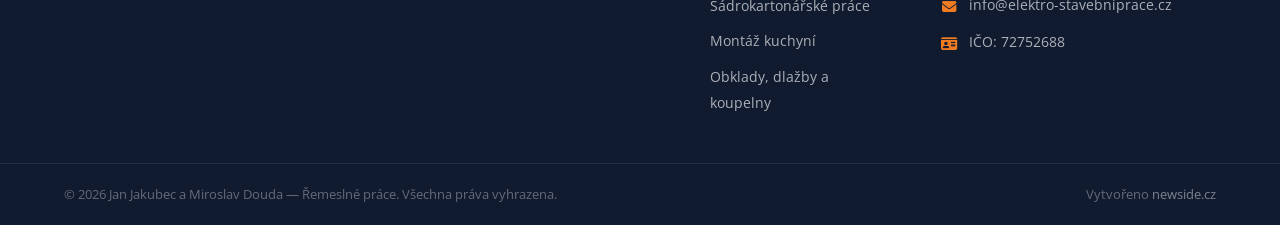
<file: sluzby.html>
<!DOCTYPE html>
<html lang="cs">

<head>
  <meta charset="UTF-8">
  <meta name="viewport" content="width=device-width, initial-scale=1.0">

  <title>Elektroinstalace a řemeslné práce Ústí nad Labem | 777 640 940</title>
  <meta name="description" content="Přehled služeb Jana Jakubce v Ústí nad Labem: elektroinstalace, vodoinstalace, pokrývačství, sádrokartony, montáž kuchyní, obklady a dlažby. Tel: 777 640 940.">
  <meta name="keywords" content="elektroinstalace Ústí nad Labem, vodoinstalace Ústí nad Labem, pokrývačské práce, sádrokarton, obklady dlažby, montáž kuchyní, Jan Jakubec, 777 640 940, 777640940">
  <meta name="robots" content="index, follow">
  <link rel="canonical" href="https://www.elektro-stavebniprace.cz/sluzby.html">

  <!-- Open Graph -->
  <meta property="og:type" content="website">
  <meta property="og:locale" content="cs_CZ">
  <meta property="og:site_name" content="Jan Jakubec – Řemeslné práce">
  <meta property="og:title" content="Elektroinstalace a řemeslné práce Ústí nad Labem | 777 640 940">
  <meta property="og:description" content="Elektroinstalace, vodoinstalace, pokrývačství, sádrokartony, montáž kuchyní, obklady a dlažby v Ústí nad Labem. Jan Jakubec – tel. 777 640 940.">
  <meta property="og:url" content="https://www.elektro-stavebniprace.cz/sluzby.html">
  <meta property="og:image" content="https://www.elektro-stavebniprace.cz/images/about.webp">

  <link rel="stylesheet" href="https://cdnjs.cloudflare.com/ajax/libs/font-awesome/6.6.0/css/all.min.css">
  <link rel="stylesheet" href="css/reset.css">
  <link rel="stylesheet" href="css/main.css">
  <link rel="stylesheet" href="css/navbar.css">
  <link rel="stylesheet" href="css/footer.css">
  <link rel="stylesheet" href="css/sluzby.css">
</head>

<body>

  <div id="navbar-placeholder"></div>

  <header class="page-header">
    <div class="container">
      <div class="page-header-content">
        <h1>Naše řemeslné služby</h1>
        <p class="page-header-sub">Komplexní řešení pro váš domov. Od elektroinstalací po obklady — pracujeme s důrazem na kvalitu a detail.</p>
      </div>
    </div>
  </header>

  <main>
    <section class="service-detail-section">
      <div class="container">
        <div class="service-detail-grid">
          <div class="service-img-wrap">
            <img class="service-img" src="images/Elektroinstalace.webp" alt="Elektroinstalace" style="object-position: center center;">
          </div>
          <div class="service-text">
            <span class="section-label">01. Služba</span>
            <h2>Elektroinstalace</h2>
            <p>Provádíme kompletní elektroinstalační práce pro rodinné domy, byty i komerční prostory. Od návrhu rozvodů přes instalaci jističů až po přípravu na revizi.</p>
            <ul class="service-checklist">
              <li><i class="fa-solid fa-check"></i> Kompletní elektroinstalace novostaveb</li>
              <li><i class="fa-solid fa-check"></i> Rekonstrukce a výměna starých rozvodů</li>
              <li><i class="fa-solid fa-check"></i> Montáž rozvaděčů, jističů a zásuvek</li>
              <li><i class="fa-solid fa-check"></i> Instalace osvětlení a domácích zvonků</li>
            </ul>
            <a href="sluzba-detail.html?id=elektroinstalace" class="btn btn-outline-dark" style="margin-top: 20px; display: inline-block;">Detail služby</a>
          </div>
        </div>
      </div>
    </section>

    <section class="service-detail-section bg-light">
      <div class="container">
        <div class="service-detail-grid reverse-grid">
          <div class="service-text">
            <span class="section-label">02. Služba</span>
            <h2>Vodoinstalace a topení</h2>
            <p>Zajišťujeme profesionální vodoinstalatérské práce — montáž rozvodů teplé a studené vody, odpadního potrubí i připojení sanitárních zařízení. Používáme moderní a odolné materiály.</p>
            <ul class="service-checklist">
              <li><i class="fa-solid fa-check"></i> Montáž rozvodů teplé a studené vody</li>
              <li><i class="fa-solid fa-check"></i> Instalace odpadního potrubí</li>
              <li><i class="fa-solid fa-check"></i> Připojení umyvadel, van a sprch</li>
              <li><i class="fa-solid fa-check"></i> Opravy a servis stávajících rozvodů</li>
            </ul>
            <a href="sluzba-detail.html?id=vodoinstalace" class="btn btn-outline-dark" style="margin-top: 20px; display: inline-block;">Detail služby</a>
          </div>
          <div class="service-img-wrap">
            <img class="service-img" src="images/Vodoinstalace.webp" alt="Vodoinstalace" style="object-position: center center;">
          </div>
        </div>
      </div>
    </section>

    <section class="service-detail-section">
      <div class="container">
        <div class="service-detail-grid">
          <div class="service-img-wrap">
            <img class="service-img" src="images/PokryvacskeAKlempirskePrace.webp" alt="Pokrývačské a klempířské práce" style="object-position: center center;">
          </div>
          <div class="service-text">
            <span class="section-label">03. Služba</span>
            <h2>Pokrývačské a klempířské práce</h2>
            <p>Realizujeme nové střešní krytiny, opravy a údržbu střech, montáž okapových systémů a veškeré klempířské prvky. Pracujeme s tradičními i moderními materiály.</p>
            <ul class="service-checklist">
              <li><i class="fa-solid fa-check"></i> Pokládka a výměna střešní krytiny</li>
              <li><i class="fa-solid fa-check"></i> Montáž a opravy okapových systémů</li>
              <li><i class="fa-solid fa-check"></i> Klempířské oplechování</li>
              <li><i class="fa-solid fa-check"></i> Opravy a údržba plochých i šikmých střech</li>
            </ul>
            <a href="sluzba-detail.html?id=pokryvacske-prace" class="btn btn-outline-dark" style="margin-top: 20px; display: inline-block;">Detail služby</a>
          </div>
        </div>
      </div>
    </section>

    <section class="service-detail-section bg-light">
      <div class="container">
        <div class="service-detail-grid reverse-grid">
          <div class="service-text">
            <span class="section-label">04. Služba</span>
            <h2>Sádrokartonářské práce</h2>
            <p>Montáže sádrokartonových příček, podhledů, předstěn a obložení. Ideální řešení pro rychlé a čisté úpravy interiéru — ať jde o novou dispozici nebo skrytí rozvodů.</p>
            <ul class="service-checklist">
              <li><i class="fa-solid fa-check"></i> Montáž příček a předstěn</li>
              <li><i class="fa-solid fa-check"></i> Realizace podhledů a stropů</li>
              <li><i class="fa-solid fa-check"></i> Obložení stěn a podkroví</li>
              <li><i class="fa-solid fa-check"></i> Tmelení a broušení do finální kvality</li>
            </ul>
            <a href="sluzba-detail.html?id=sadrokarton" class="btn btn-outline-dark" style="margin-top: 20px; display: inline-block;">Detail služby</a>
          </div>
          <div class="service-img-wrap">
            <img class="service-img" src="images/SadrokartonarskePrace.webp" alt="Sádrokartonářské práce" style="object-position: center center;">
          </div>
        </div>
      </div>
    </section>

    <section class="service-detail-section">
      <div class="container">
        <div class="service-detail-grid">
          <div class="service-img-wrap">
            <img class="service-img" src="images/MontazKuchyni.webp" alt="Montáž kuchyní" style="object-position: center center;">
          </div>
          <div class="service-text">
            <span class="section-label">05. Služba</span>
            <h2>Montáž kuchyní</h2>
            <p>Profesionální montáž kuchyňských linek na klíč. Od zaměření přes sestavení skříněk a pracovní desky až po napojení spotřebičů a finální seřízení.</p>
            <ul class="service-checklist">
              <li><i class="fa-solid fa-check"></i> Kompletní sestavení kuchyňské linky</li>
              <li><i class="fa-solid fa-check"></i> Řezání a osazení pracovní desky</li>
              <li><i class="fa-solid fa-check"></i> Zapojení dřezu a baterie</li>
              <li><i class="fa-solid fa-check"></i> Připojení vestavných spotřebičů</li>
            </ul>
            <a href="sluzba-detail.html?id=montaz-kuchyni" class="btn btn-outline-dark" style="margin-top: 20px; display: inline-block;">Detail služby</a>
          </div>
        </div>
      </div>
    </section>

    <section class="service-detail-section bg-light">
      <div class="container">
        <div class="service-detail-grid reverse-grid">
          <div class="service-text">
            <span class="section-label">06. Služba</span>
            <h2>Obklady, dlažby a koupelny</h2>
            <p>Pokládka obkladů a dlažeb v koupelnách, kuchyních, na terasách i v dalších prostorech. Pracujeme se všemi typy materiálů — keramika, porcelán i přírodní kámen.</p>
            <ul class="service-checklist">
              <li><i class="fa-solid fa-check"></i> Pokládka v interiéru i exteriéru</li>
              <li><i class="fa-solid fa-check"></i> Hydroizolace v mokrých provozech</li>
              <li><i class="fa-solid fa-check"></i> Příprava a nivelace podkladu</li>
              <li><i class="fa-solid fa-check"></i> Spárování a aplikace silikonů</li>
            </ul>
            <a href="sluzba-detail.html?id=obklady-dlazby" class="btn btn-outline-dark" style="margin-top: 20px; display: inline-block;">Detail služby</a>
          </div>
          <div class="service-img-wrap">
            <img class="service-img" src="images/ObkladyADlazby.webp" alt="Obklady a dlažby" style="object-position: center center;">
          </div>
        </div>
      </div>
    </section>

    <section class="process-section">
      <div class="container">
        <div class="process-header">
          <span class="section-label">Krok za krokem</span>
          <h2 class="section-title">Jak probíhá spolupráce</h2>
        </div>
        <div class="process-grid">
          <div class="process-card">
            <div class="process-number">01</div>
            <h3>Nezávazná poptávka</h3>
            <p>Kontaktujete nás s vaším záměrem. Probereme základní představy a možnosti vaší zakázky.</p>
          </div>
          <div class="process-card">
            <div class="process-number">02</div>
            <h3>Zaměření a kalkulace</h3>
            <p>Přijedeme na místo, vše pečlivě zaměříme a zdarma připravíme transparentní cenovou nabídku.</p>
          </div>
          <div class="process-card">
            <div class="process-number">03</div>
            <h3>Realizace</h3>
            <p>Pustíme se do práce — včas, kvalitně a s maximálním ohledem na minimalizaci omezení.</p>
          </div>
          <div class="process-card">
            <div class="process-number">04</div>
            <h3>Předání a záruka</h3>
            <p>Předáme vám hotové dílo v perfektním stavu s plnou zárukou na všechny práce.</p>
          </div>
        </div>
      </div>
    </section>

    <section class="why-us-section bg-light">
      <div class="container">
        <div class="why-header">
          <span class="section-label">Naše přednosti</span>
          <h2 class="section-title">Výhody našich služeb</h2>
        </div>
        <div class="features-grid">
          <div class="feature-card">
            <div class="feature-icon-wrap"><i class="fa-solid fa-stopwatch"></i></div>
            <h3>Rychlost bez kompromisů</h3>
            <p>Dodržujeme stanovené termíny díky pečlivému plánování a spolehlivé organizaci práce.</p>
          </div>
          <div class="feature-card">
            <div class="feature-icon-wrap"><i class="fa-solid fa-file-contract"></i></div>
            <h3>Jasné ceny a rozpočty</h3>
            <p>Žádné skryté poplatky. Všechny náklady jsou jasně definovány před začátkem práce.</p>
          </div>
          <div class="feature-card">
            <div class="feature-icon-wrap"><i class="fa-solid fa-toolbox"></i></div>
            <h3>Vlastní vybavení a nářadí</h3>
            <p>Disponujeme vlastním profesionálním vybavením a nářadím, což šetří váš čas i peníze.</p>
          </div>
          <div class="feature-card">
            <div class="feature-icon-wrap"><i class="fa-solid fa-book-open-reader"></i></div>
            <h3>Zkušený odborník</h3>
            <p>Využíváme nejnovější poznatky a postupy v oboru pro maximální kvalitu výsledku.</p>
          </div>
        </div>
      </div>
    </section>
  </main>

  <div id="phone-info-placeholder"></div>
  <div id="footer-placeholder"></div>

  <script src="js/components.js"></script>
</body>

</html>
</file>
<file: css/main.css>
@import url('https://fonts.googleapis.com/css2?family=Montserrat:wght@700;800&family=Open+Sans:wght@400;600&display=swap');

:root {
  --color-primary:       #1a2744;
  --color-primary-light: #243660;
  --color-accent:        #f07c22;
  --color-accent-hover:  #d96a10;
  --color-bg:            #f5f5f5;
  --color-bg-dark:       #111b30;
  --color-text:          #222222;
  --color-text-muted:    #666666;
  --color-white:         #ffffff;

  --font-heading: 'Montserrat', sans-serif;
  --font-body:    'Open Sans', sans-serif;

  --radius-sm:  4px;
  --radius:     8px;
  --shadow:     0 2px 16px rgba(0,0,0,0.10);
  --transition: 0.2s ease;

  --container:       1200px;
  --section-padding: 80px 0;
}

*, *::before, *::after { box-sizing: border-box; margin: 0; padding: 0; }

html { scroll-behavior: smooth; }

body {
  font-family: var(--font-body);
  font-size: 16px;
  line-height: 1.6;
  color: var(--color-text);
  background: var(--color-bg);
}

img { max-width: 100%; display: block; }
a   { color: inherit; text-decoration: none; }
ul  { list-style: none; }

.container {
  width: 100%;
  max-width: var(--container);
  margin-inline: auto;
  padding-inline: 24px;
}

.section { padding: var(--section-padding); }

.section-label {
  display: inline-block;
  font-family: var(--font-heading);
  font-size: 0.78rem;
  font-weight: 700;
  letter-spacing: 2px;
  text-transform: uppercase;
  color: var(--color-accent);
  margin-bottom: 10px;
}

.section-title {
  font-family: var(--font-heading);
  font-size: clamp(1.6rem, 3vw, 2.2rem);
  font-weight: 800;
  color: var(--color-primary);
  margin-bottom: 12px;
  line-height: 1.2;
}

.section-subtitle {
  color: var(--color-text-muted);
  max-width: 600px;
  margin-bottom: 48px;
  line-height: 1.7;
}

.btn {
  display: inline-block;
  padding: 14px 32px;
  border-radius: var(--radius-sm);
  font-family: var(--font-heading);
  font-size: 0.95rem;
  font-weight: 700;
  cursor: pointer;
  transition: background var(--transition), color var(--transition), border-color var(--transition), transform var(--transition);
  border: 2px solid transparent;
}
.btn:hover { transform: translateY(-1px); }

.btn-accent {
  background: var(--color-accent);
  color: var(--color-white);
}
.btn-accent:hover { background: var(--color-accent-hover); }

.btn-outline {
  background: transparent;
  border-color: var(--color-white);
  color: var(--color-white);
}
.btn-outline:hover {
  background: var(--color-white);
  color: var(--color-primary);
}

.btn-outline-dark {
  background: transparent;
  border-color: var(--color-primary);
  color: var(--color-primary);
}
.btn-outline-dark:hover {
  background: var(--color-primary);
  color: var(--color-white);
}

/* Phone Info Section */
.phone-info-section {
  padding: 100px 0;
  text-align: center;
  background: var(--color-white);
}

.phone-info-section .section-title {
  margin-bottom: 20px;
}

.phone-info-desc {
  max-width: 800px;
  margin: 0 auto 30px auto;
  color: var(--color-text-muted);
  line-height: 1.7;
}

.phone-numbers-grid {
  display: flex;
  flex-wrap: wrap;
  justify-content: center;
  gap: 15px;
}

.phone-number-card {
  background: var(--color-white);
  padding: 12px 24px;
  border-radius: var(--radius);
  font-family: var(--font-heading);
  font-weight: 700;
  color: var(--color-primary);
  box-shadow: var(--shadow);
  border: 1px solid rgba(0,0,0,0.05);
  text-decoration: none;
  transition: transform var(--transition), box-shadow var(--transition);
  display: inline-flex;
  align-items: center;
  gap: 8px;
}

.phone-number-card i {
  color: var(--color-accent);
}

.phone-number-card:hover {
  transform: translateY(-2px);
  box-shadow: 0 8px 24px rgba(0,0,0,0.08);
}
</file>
<file: css/navbar.css>
.navbar {
  position: sticky;
  top: 0;
  z-index: 1000;
  background: var(--color-primary);
  box-shadow: 0 2px 8px rgba(0, 0, 0, 0.25);
}

.navbar-inner {
  display: flex;
  align-items: center;
  justify-content: space-between;
  min-height: 68px;
  padding-block: 8px;
}

.nav-logo {
  display: flex;
  align-items: center;
  gap: 10px;
  font-family: var(--font-heading);
  font-size: 1.05rem;
  font-weight: 800;
  color: var(--color-accent);
  letter-spacing: -0.5px;
}

.nav-logo-names {
  display: block;
  line-height: 1.18;
}

.nav-logo-img {
  height: 52px;
  width: auto;
  display: block;
  filter: invert(56%) sepia(86%) saturate(600%) hue-rotate(347deg) brightness(103%) contrast(92%);
}

.nav-links {
  display: flex;
  align-items: center;
  gap: 8px;
}

.nav-links>li>a {
  color: var(--color-white);
  font-size: 0.9rem;
  font-weight: 600;
  padding: 8px 14px;
  border-radius: var(--radius-sm);
  transition: color var(--transition);
}

.nav-links>li>a:hover,
.nav-links>li>a.active {
  color: var(--color-accent);
}

.btn-nav-cta {
  display: inline-block;
  background: var(--color-accent);
  color: var(--color-white);
  padding: 10px 22px;
  border-radius: var(--radius-sm);
  font-size: 0.85rem;
  font-weight: 700;
  margin-left: 8px;
  transition: all var(--transition);
  text-align: center;
}

.btn-nav-cta:hover {
  background: var(--color-accent-hover);
  transform: translateY(-1px);
  color: var(--color-white) !important;
}

.nav-dropdown {
  position: relative;
}

.nav-dropdown>a {
  display: flex;
  align-items: center;
  gap: 4px;
}

.nav-dropdown>a::after {
  content: '▾';
  font-size: 0.7rem;
  transition: transform var(--transition);
}

.nav-dropdown:hover>a::after {
  transform: rotate(180deg);
}

.dropdown-menu {
  position: absolute;
  top: calc(100% + 8px);
  left: 0;
  min-width: 200px;
  background: var(--color-primary-light);
  border-radius: var(--radius);
  box-shadow: var(--shadow);
  opacity: 0;
  visibility: hidden;
  transform: translateY(-8px);
  transition: opacity var(--transition), transform var(--transition), visibility var(--transition);
  overflow: hidden;
  list-style: none;
  padding: 0;
  margin: 0;
}

.nav-dropdown:hover .dropdown-menu {
  opacity: 1;
  visibility: visible;
  transform: translateY(0);
}

.dropdown-menu li {
  list-style: none;
}

.dropdown-menu a {
  display: block;
  padding: 12px 20px;
  border-bottom: 1px solid rgba(255, 255, 255, 0.07);
  font-size: 0.88rem;
  color: var(--color-white);
  transition: background var(--transition), color var(--transition);
}

.dropdown-menu li:last-child a {
  border-bottom: none;
}

.dropdown-menu a:hover {
  color: var(--color-accent);
}

.nav-toggle {
  display: none;
  flex-direction: column;
  justify-content: center;
  gap: 5px;
  width: 40px;
  height: 40px;
  background: none;
  border: none;
  cursor: pointer;
  padding: 4px;
}

.nav-toggle span {
  display: block;
  height: 2px;
  background: var(--color-white);
  border-radius: 2px;
  transition: transform var(--transition), opacity var(--transition);
}

@media (max-width: 1024px) {
  .nav-toggle {
    display: flex;
  }

  .nav-links {
    display: none;
    position: absolute;
    top: 100%;
    left: 0;
    width: 100%;
    background: var(--color-primary-light);
    flex-direction: column;
    align-items: stretch;
    gap: 0;
    padding: 8px 0 16px;
    box-shadow: 0 4px 16px rgba(0, 0, 0, 0.2);
  }

  .nav-links.open {
    display: flex;
  }

  .nav-links>li>a {
    padding: 12px 24px;
    border-radius: 0;
    font-weight: 400;
    font-size: 0.9rem;
    display: block;
  }

  .nav-dropdown>a::after {
    display: none;
  }

  .nav-dropdown .dropdown-menu {
    position: static;
    opacity: 1;
    visibility: visible;
    transform: none;
    box-shadow: none;
    background: transparent;
    border-radius: 0;
    display: block;
  }

  .nav-dropdown .dropdown-menu a {
    padding: 12px 24px;
    font-weight: 400;
    font-size: 0.9rem;
    border-bottom: none;
    display: block;
  }

.nav-cta-li {
    padding: 16px 24px;
  }

  .btn-nav-cta {
    margin-left: 0;
    display: block;
    width: 100%;
    padding: 14px;
  }
}
</file>
<file: css/footer.css>
.footer {
  background: var(--color-bg-dark);
  color: rgba(255, 255, 255, 0.8);
  padding: 0;
  
}

.footer-cta {
  display: flex;
  align-items: center;
  justify-content: space-between;
  gap: 40px;
  padding: 60px 0;
  border-bottom: 1px solid rgba(255, 255, 255, 0.08);
  margin-bottom: 60px;
}

.footer-cta .cta-text h2 {
  font-family: var(--font-heading);
  font-size: clamp(1.5rem, 3.5vw, 2.2rem);
  font-weight: 800;
  color: var(--color-white);
  margin-bottom: 8px;
  letter-spacing: -0.5px;
}

.footer-cta .cta-text p {
  color: rgba(255, 255, 255, 0.5);
  font-size: 1rem;
}

.footer-grid {
  display: grid;
  grid-template-columns: 2fr 1fr 1fr 1.5fr;
  gap: 48px;
  padding-bottom: 48px;
}

.footer-logo {
  display: flex;
  align-items: center;
  gap: 10px;
  font-family: var(--font-heading);
  font-size: 1.05rem;
  font-weight: 800;
  color: var(--color-accent);
  letter-spacing: -0.5px;
  margin-bottom: 12px;
}

.footer-logo-names {
  display: block;
  line-height: 1.18;
}

.footer-logo-img {
  height: 56px;
  width: auto;
  display: block;
  filter: invert(56%) sepia(86%) saturate(600%) hue-rotate(347deg) brightness(103%) contrast(92%);
}

.footer-tagline {
  font-size: 0.88rem;
  line-height: 1.7;
  color: rgba(255, 255, 255, 0.55);
}

.footer-col h4 {
  font-family: var(--font-heading);
  font-size: 0.85rem;
  font-weight: 700;
  text-transform: uppercase;
  letter-spacing: 1px;
  color: var(--color-white);
  margin-bottom: 16px;
}

.footer-col ul {
  display: flex;
  flex-direction: column;
  gap: 10px;
  list-style: none;
  padding: 0;
  margin: 0;
}

.footer-col ul a {
  font-size: 0.9rem;
  color: rgba(255, 255, 255, 0.65);
  transition: color var(--transition);
}

.footer-col ul a:hover {
  color: var(--color-accent);
}

.footer-contact-item {
  display: flex;
  align-items: flex-start;
  gap: 12px;
  font-size: 0.9rem;
  color: rgba(255, 255, 255, 0.65);
  margin-bottom: 12px;
}

.footer-contact-item .icon {
  color: var(--color-accent);
  flex-shrink: 0;
  width: 16px;
  text-align: center;
  margin-top: 2px;
}

.footer-bottom {
  border-top: 1px solid rgba(255, 255, 255, 0.08);
  padding: 20px 0;
  font-size: 0.82rem;
  color: rgba(255, 255, 255, 0.35);
}

.footer-bottom-inner {
  display: flex;
  justify-content: space-between;
  align-items: center;
  gap: 16px;
  flex-wrap: wrap;
}

.footer-bottom-inner a {
  color: rgba(255, 255, 255, 0.45);
  text-decoration: none;
  transition: color 0.2s;
}

.footer-bottom-inner a:hover {
  color: var(--color-accent);
}

@media (max-width: 900px) {
  .footer-grid {
    grid-template-columns: 1fr 1fr;
    gap: 32px;
  }

  .footer-cta {
    flex-direction: column;
    align-items: flex-start;
    gap: 32px;
    padding: 48px 0;
    margin-bottom: 48px;
  }
}

@media (max-width: 480px) {
  .footer-grid {
    grid-template-columns: 1fr;
    gap: 24px;
  }
}
</file>
<file: css/kontakt.css>
.bg-light {
  background: var(--color-bg);
}

.contact-section {
  padding: 100px 0;
  background: var(--color-bg);
}

.contact-grid {
  display: grid;
  grid-template-columns: 1fr 1fr;
  gap: 60px;
  align-items: stretch;
}

.contact-info .section-label {
  display: inline-block;
  margin-bottom: 12px;
}

.contact-info h2 {
  font-family: var(--font-heading);
  font-size: clamp(1.8rem, 3vw, 2.4rem);
  font-weight: 800;
  color: var(--color-primary);
  margin-bottom: 16px;
  line-height: 1.2;
}

.contact-desc {
  color: var(--color-text-muted);
  font-size: 1rem;
  line-height: 1.6;
  margin-bottom: 40px;
}

.contact-cards {
  display: grid;
  grid-template-columns: 1fr;
  gap: 20px;
  margin-bottom: 40px;
}

.contact-card {
  background: var(--color-white);
  padding: 24px;
  border-radius: var(--radius);
  display: flex;
  align-items: center;
  gap: 20px;
  box-shadow: 0 4px 12px rgba(0,0,0,0.04);
  border: 1px solid rgba(0,0,0,0.03);
  transition: transform 0.3s ease, box-shadow 0.3s ease;
}

.contact-card:hover {
  transform: translateY(-4px);
  box-shadow: 0 16px 32px rgba(0,0,0,0.08);
}

.c-card-icon {
  width: 52px;
  height: 52px;
  min-width: 52px;
  background: rgba(240, 124, 34, 0.1);
  border-radius: 12px;
  display: flex;
  align-items: center;
  justify-content: center;
  color: var(--color-accent);
  font-size: 1.3rem;
}

.c-card-text h3 {
  font-family: var(--font-heading);
  font-size: 0.95rem;
  font-weight: 700;
  color: var(--color-primary);
  margin-bottom: 4px;
}

.c-card-text p, .c-card-text a {
  font-size: 0.95rem;
  color: var(--color-text-muted);
  font-weight: 600;
  transition: color var(--transition);
}

.c-card-text a:hover {
  color: var(--color-accent);
}

.company-details {
  border-top: 2px solid rgba(0,0,0,0.06);
  padding-top: 30px;
}

.company-details h3 {
  font-family: var(--font-heading);
  font-size: 1.1rem;
  font-weight: 700;
  color: var(--color-primary);
  margin-bottom: 12px;
}

.company-details p {
  color: var(--color-text-muted);
  font-size: 0.9rem;
  line-height: 1.6;
}

/* Map sits directly in the grid as the right column */
.contact-grid .map-wrap {
  width: 100%;
  min-height: 480px;
  border-radius: var(--radius);
  overflow: hidden;
  box-shadow: 0 12px 36px rgba(0,0,0,0.1);
  border: 1px solid rgba(0,0,0,0.05);
}

.contact-grid .map-wrap iframe {
  width: 100%;
  height: 100%;
  border: none;
  display: block;
}

@media (max-width: 900px) {
  .contact-grid {
    grid-template-columns: 1fr;
    gap: 40px;
  }

  .contact-grid .map-wrap {
    min-height: 360px;
  }
}

.faq-section {
  padding: 100px 0;
  background: var(--color-white);
}

.faq-header {
  text-align: center;
  margin-bottom: 50px;
}

.faq-grid {
  max-width: 800px;
  margin: 0 auto;
  display: flex;
  flex-direction: column;
  gap: 16px;
}

.faq-item {
  background: var(--color-bg);
  border-radius: var(--radius);
  border: 1px solid rgba(0,0,0,0.04);
  overflow: hidden;
  transition: background 0.3s ease;
}

.faq-question {
  display: flex;
  justify-content: space-between;
  align-items: center;
  padding: 24px;
  font-family: var(--font-heading);
  font-weight: 700;
  font-size: 1.05rem;
  color: var(--color-primary);
  cursor: pointer;
  list-style: none; 
  user-select: none;
}

.faq-question::-webkit-details-marker {
  display: none;
}

.faq-question i {
  color: var(--color-accent);
  transition: transform 0.3s ease;
  font-size: 1rem;
}

.faq-item[open] .faq-question i {
  transform: rotate(180deg);
}

.faq-item[open] {
  background: var(--color-white);
  box-shadow: 0 4px 20px rgba(0,0,0,0.06);
  border-color: rgba(0,0,0,0.1);
}

.faq-answer {
  padding: 0 24px 24px 24px;
  color: var(--color-text-muted);
  line-height: 1.7;
  font-size: 0.95rem;
  animation: fadeIn 0.4s ease;
}

@keyframes fadeIn {
  from { opacity: 0; transform: translateY(-5px); }
  to { opacity: 1; transform: translateY(0); }
}
</file>
<file: css/o-nas.css>
.page-header {
  background: linear-gradient(to right, rgba(26, 39, 68, 0.95), rgba(36, 54, 96, 0.9)), url('../images/hero.webp') center/cover no-repeat;
  padding: 100px 0;
  text-align: center;
  color: var(--color-white);
}

.page-header-content {
  max-width: 800px;
  margin: 0 auto;
}

.page-header h1 {
  font-family: var(--font-heading);
  font-size: clamp(2rem, 4vw, 3rem);
  font-weight: 800;
  margin-bottom: 20px;
  line-height: 1.2;
}

.page-header-sub {
  font-size: 1.1rem;
  color: rgba(255, 255, 255, 0.85);
  line-height: 1.6;
}

@media (max-width: 768px) {
  .page-header {
    padding: 80px 0;
  }
}

.about-section {
  background: var(--color-white);
  padding: var(--section-padding);
}

.about-grid {
  display: grid;
  grid-template-columns: 1fr 1fr;
  gap: 80px;
  align-items: center;
}

.about-image-wrap {
  position: relative;
  padding-bottom: 24px;
  padding-left: 24px;
}

.about-image-wrap::after {
  content: '';
  position: absolute;
  bottom: 0;
  left: 0;
  width: 55%;
  height: 55%;
  border: 3px solid var(--color-accent);
  border-radius: var(--radius);
  z-index: 0;
}

.about-img {
  width: 100%;
  height: 480px;
  object-fit: cover;
  border-radius: var(--radius);
  box-shadow: 0 8px 40px rgba(0, 0, 0, 0.14);
  display: block;
  position: relative;
  z-index: 1;
}

.about-text .section-label {
  display: block;
  margin-bottom: 10px;
}

.about-text h2 {
  font-family: var(--font-heading);
  font-size: clamp(1.7rem, 2.8vw, 2.2rem);
  font-weight: 800;
  color: var(--color-primary);
  line-height: 1.2;
  margin-bottom: 18px;
}

.about-text p {
  color: var(--color-text-muted);
  margin-bottom: 14px;
  line-height: 1.8;
  font-size: 0.97rem;
}

@media (max-width: 768px) {
  .about-grid {
    display: flex;
    flex-direction: column;
    gap: 40px;
  }

  .about-image-wrap::after {
    display: none;
  }

  .about-image-wrap {
    padding: 0;
  }
}

.values-section {
  background: var(--color-bg);
  padding: var(--section-padding);
}

.values-header {
  max-width: 560px;
  margin-bottom: 52px;
}

.features-grid {
  display: grid;
  grid-template-columns: repeat(4, 1fr);
  gap: 20px;
}

.feature-card {
  background: var(--color-white);
  border-radius: var(--radius);
  padding: 32px 24px;
  border: 1px solid rgba(0, 0, 0, 0.06);
  position: relative;
  overflow: hidden;
  transition: transform 0.3s ease, box-shadow 0.3s ease;
}

.feature-card:hover {
  transform: translateY(-10px);
  box-shadow: 0 20px 40px rgba(0, 0, 0, 0.12);
}

.feature-icon-wrap {
  width: 52px;
  height: 52px;
  background: rgba(240, 124, 34, 0.1);
  border-radius: 12px;
  display: flex;
  align-items: center;
  justify-content: center;
  margin-bottom: 18px;
}

.feature-icon-wrap i {
  font-size: 1.3rem;
  color: var(--color-accent);
}

.feature-card h3 {
  font-family: var(--font-heading);
  font-size: 1rem;
  font-weight: 700;
  color: var(--color-primary);
  margin-bottom: 8px;
}

.feature-card p {
  font-size: 0.86rem;
  color: var(--color-text-muted);
  line-height: 1.65;
}

@media (max-width: 900px) {
  .features-grid {
    grid-template-columns: 1fr 1fr;
  }
}

@media (max-width: 480px) {
  .features-grid {
    grid-template-columns: 1fr;
  }
}

.team-section {
  background: var(--color-white);
  padding: var(--section-padding);
}

.team-header {
  text-align: center;
  margin-bottom: 52px;
}

.team-grid {
  display: grid;
  grid-template-columns: repeat(5, 1fr);
  gap: 24px;
}

.team-card {
  background: var(--color-white);
  border-radius: var(--radius);
  overflow: hidden;
  box-shadow: var(--shadow);
  transition: transform var(--transition), box-shadow var(--transition);
  display: flex;
  flex-direction: column;
  align-items: center;
  padding-bottom: 28px;
}

.team-card:hover {
  transform: translateY(-8px);
  box-shadow: 0 24px 64px rgba(0, 0, 0, 0.16);
}

.team-avatar-wrap {
  display: flex;
  align-items: center;
  justify-content: center;
  padding: 36px 24px 20px;
}

.team-avatar {
  width: 96px;
  height: 96px;
  background: var(--color-primary);
  color: var(--color-accent);
  border-radius: 50%;
  display: flex;
  align-items: center;
  justify-content: center;
  font-family: var(--font-heading);
  font-size: 1.5rem;
  font-weight: 800;
  letter-spacing: 1px;
  transition: transform 0.3s ease, background 0.3s ease;
}

.team-card:hover .team-avatar {
  transform: scale(1.08);
  background: var(--color-accent);
  color: var(--color-white);
}

.team-info {
  text-align: center;
}

.team-info h3 {
  font-family: var(--font-heading);
  font-size: 1.1rem;
  font-weight: 800;
  color: var(--color-primary);
}

@media (max-width: 900px) {
  .team-grid {
    grid-template-columns: repeat(3, 1fr);
  }
}

@media (max-width: 560px) {
  .team-grid {
    grid-template-columns: repeat(2, 1fr);
  }
}
</file>
<file: css/sluzba-detail.css>
/* Hero Detail Section */
.sd-hero {
  padding: 100px 0 80px 0;
  background-color: var(--color-white);
}

.sd-hero-grid {
  display: grid;
  grid-template-columns: 1fr 1fr;
  gap: 60px;
  align-items: center;
}

.sd-hero-text {
  max-width: 600px;
}

.sd-hero-text .section-label {
  display: inline-block;
  margin-bottom: 20px;
}

.sd-title {
  font-family: var(--font-heading);
  font-size: clamp(2.5rem, 4vw, 3.5rem);
  font-weight: 800;
  color: var(--color-primary);
  margin-bottom: 24px;
  line-height: 1.15;
}

.sd-desc {
  font-size: 1.1rem;
  line-height: 1.7;
  color: var(--color-text-muted);
  margin-bottom: 32px;
}

.sd-hero-actions {
  display: flex;
  gap: 16px;
  flex-wrap: wrap;
}

.sd-hero-image-wrap {
  width: 100%;
  height: 500px;
  border-radius: var(--radius);
  overflow: hidden;
  box-shadow: 0 16px 40px rgba(0, 0, 0, 0.1);
  position: relative;
}

.sd-image {
  width: 100%;
  height: 100%;
  object-fit: cover;
  transition: transform 0.6s ease;
}

.sd-hero-image-wrap:hover .sd-image {
  transform: scale(1.05);
}

/* Features Section */
.bg-light {
  background: var(--color-bg);
}

.sd-features-section {
  padding: 100px 0;
}

.sd-features-header {
  text-align: left;
  margin-bottom: 50px;
}

.sd-features-header-center {
  text-align: center;
  margin-bottom: 50px;
}

.sd-features-grid {
  display: grid;
  grid-template-columns: repeat(3, 1fr);
  gap: 24px;
}

.sd-feature-card {
  background: var(--color-white);
  padding: 30px 24px;
  border-radius: var(--radius);
  box-shadow: 0 4px 12px rgba(0,0,0,0.03);
  border: 1px solid rgba(0,0,0,0.04);
  transition: transform 0.3s ease, box-shadow 0.3s ease;
}

.sd-feature-card:hover {
  transform: translateY(-5px);
  box-shadow: 0 16px 32px rgba(0,0,0,0.08);
}

.sd-feature-icon {
  width: 48px;
  height: 48px;
  background: rgba(240, 124, 34, 0.1);
  color: var(--color-accent);
  border-radius: 12px;
  display: flex;
  align-items: center;
  justify-content: center;
  font-size: 1.3rem;
  margin-bottom: 16px;
}

.sd-feature-card h3 {
  font-family: var(--font-body);
  font-weight: 700;
  font-size: 1.05rem;
  color: var(--color-primary);
  line-height: 1.4;
}

/* Info & CTA Section - 3 karty (Na čem si zakládám) */
.sd-info-section {
  padding: 100px 0;
  background-color: var(--color-white);
}

.sd-reasons-grid {
  display: grid;
  grid-template-columns: repeat(3, 1fr);
  gap: 30px;
}

.sd-reason-card {
  background: var(--color-bg);
  padding: 40px 30px;
  border-radius: var(--radius);
  text-align: center;
  border: 1px solid rgba(0,0,0,0.03);
  transition: transform 0.3s ease, box-shadow 0.3s ease;
}

.sd-reason-card:hover {
  transform: translateY(-8px);
  box-shadow: 0 16px 32px rgba(0,0,0,0.06);
}

.sd-reason-icon {
  width: 60px;
  height: 60px;
  background: var(--color-primary);
  color: var(--color-accent);
  border-radius: 50%;
  display: flex;
  align-items: center;
  justify-content: center;
  font-size: 1.4rem;
  margin: 0 auto 24px;
}

.sd-reason-card h3 {
  font-family: var(--font-heading);
  font-size: 1.15rem;
  font-weight: 800;
  color: var(--color-primary);
  margin-bottom: 12px;
}

.sd-reason-card p {
  color: var(--color-text-muted);
  line-height: 1.7;
  font-size: 0.95rem;
}

.sd-gallery-desc {
  color: var(--color-text-muted);
  font-size: 0.97rem;
  line-height: 1.7;
  margin-top: 12px;
  max-width: 560px;
  margin-left: auto;
  margin-right: auto;
}

/* Gallery */
.sd-gallery-section {
  padding: 100px 0;
}

.sd-gallery-grid {
  display: grid;
  grid-template-columns: repeat(4, 1fr);
  gap: 12px;
}

.sd-gallery-item {
  aspect-ratio: 1 / 1;
  overflow: hidden;
  border-radius: var(--radius);
  cursor: pointer;
  position: relative;
}

.sd-gallery-item img {
  width: 100%;
  height: 100%;
  object-fit: cover;
  transition: transform 0.4s ease;
  display: block;
}

.sd-gallery-item:hover img {
  transform: scale(1.07);
}

.sd-gallery-item::after {
  content: '\f002';
  font-family: 'Font Awesome 6 Free';
  font-weight: 900;
  position: absolute;
  inset: 0;
  display: flex;
  align-items: center;
  justify-content: center;
  font-size: 1.5rem;
  color: white;
  background: rgba(26, 39, 68, 0.45);
  opacity: 0;
  transition: opacity 0.3s ease;
}

.sd-gallery-item:hover::after {
  opacity: 1;
}

.sd-gallery-more-wrap {
  justify-content: center;
  margin-top: 36px;
}

/* Lightbox */
.sd-lightbox {
  position: fixed;
  inset: 0;
  background: rgba(10, 14, 26, 0.95);
  z-index: 9000;
  display: flex;
  align-items: center;
  justify-content: center;
  opacity: 0;
  pointer-events: none;
  transition: opacity 0.25s ease;
}

.sd-lightbox.active {
  opacity: 1;
  pointer-events: all;
}

.sd-lb-img-wrap {
  max-width: 90vw;
  max-height: 88vh;
  display: flex;
  align-items: center;
  justify-content: center;
}

.sd-lb-img {
  max-width: 90vw;
  max-height: 88vh;
  object-fit: contain;
  border-radius: 6px;
  box-shadow: 0 24px 80px rgba(0,0,0,0.6);
}

.sd-lb-close,
.sd-lb-prev,
.sd-lb-next {
  position: fixed;
  background: rgba(255,255,255,0.1);
  border: none;
  color: white;
  cursor: pointer;
  border-radius: 50%;
  width: 48px;
  height: 48px;
  display: flex;
  align-items: center;
  justify-content: center;
  font-size: 1.1rem;
  transition: background 0.2s ease;
  z-index: 9001;
}

.sd-lb-close:hover,
.sd-lb-prev:hover,
.sd-lb-next:hover {
  background: rgba(255,255,255,0.22);
}

.sd-lb-close { top: 20px; right: 20px; }
.sd-lb-prev { left: 20px; top: 50%; transform: translateY(-50%); }
.sd-lb-next { right: 20px; top: 50%; transform: translateY(-50%); }

.sd-lb-counter {
  position: fixed;
  bottom: 20px;
  left: 50%;
  transform: translateX(-50%);
  color: rgba(255,255,255,0.7);
  font-size: 0.9rem;
  font-weight: 600;
  letter-spacing: 1px;
}

/* Responsive */
@media (max-width: 992px) {
  .sd-hero-grid, .sd-info-container {
    grid-template-columns: 1fr;
    gap: 40px;
  }
  
  .sd-hero-text {
    max-width: 100%;
  }

  .sd-hero-image-wrap {
    height: 400px;
  }
}

@media (max-width: 768px) {
  .sd-features-grid, .sd-reasons-grid {
    grid-template-columns: 1fr 1fr;
  }
  .sd-hero {
    padding: 60px 0;
  }
  .sd-gallery-grid {
    grid-template-columns: repeat(3, 1fr);
  }
}

@media (max-width: 500px) {
  .sd-features-grid, .sd-reasons-grid {
    grid-template-columns: 1fr;
  }
  .sd-gallery-grid {
    grid-template-columns: repeat(2, 1fr);
  }
  .sd-hero-actions {
    flex-direction: column;
  }
  .sd-hero-actions .btn {
    width: 100%;
    text-align: center;
  }
}
</file>
<file: css/sluzby.css>
.page-header {
  background: linear-gradient(to right, rgba(26, 39, 68, 0.95), rgba(36, 54, 96, 0.9)), url('../images/hero.webp') center/cover no-repeat;
  padding: 100px 0;
  text-align: center;
  color: var(--color-white);
}

.page-header-content {
  max-width: 800px;
  margin: 0 auto;
}

.page-header h1 {
  font-family: var(--font-heading);
  font-size: clamp(2rem, 4vw, 3rem);
  font-weight: 800;
  margin-bottom: 20px;
  line-height: 1.2;
}

.page-header-sub {
  font-size: 1.1rem;
  color: rgba(255, 255, 255, 0.85);
  line-height: 1.6;
}

@media (max-width: 768px) {
  .page-header {
    padding: 80px 0;
  }
}

.bg-light {
  background: var(--color-bg);
}

.service-detail-section {
  padding: 100px 0;
  background-color: var(--color-white);
}

.service-detail-section.bg-light {
  background-color: var(--color-bg);
}

.service-detail-grid {
  display: grid;
  grid-template-columns: 1fr 1fr;
  gap: 60px;
  align-items: center;
}

.service-img-wrap {
  position: relative;
  overflow: hidden;
  border-radius: var(--radius);
  box-shadow: 0 12px 36px rgba(0,0,0,0.12);
  height: 440px;
}

.service-img {
  width: 100%;
  height: 100%;
  object-fit: cover;
  transition: transform 0.6s ease;
}

.service-img-wrap:hover .service-img {
  transform: scale(1.05);
}

.service-text .section-label {
  display: inline-block;
  margin-bottom: 12px;
}

.service-text h2 {
  font-family: var(--font-heading);
  font-size: clamp(1.8rem, 3vw, 2.4rem);
  font-weight: 800;
  color: var(--color-primary);
  margin-bottom: 20px;
  line-height: 1.2;
}

.service-text p {
  color: var(--color-text-muted);
  font-size: 1.05rem;
  line-height: 1.7;
  margin-bottom: 24px;
}

.service-checklist {
  list-style: none;
  padding: 0;
  display: flex;
  flex-direction: column;
  gap: 14px;
}

.service-checklist li {
  display: flex;
  align-items: center;
  gap: 12px;
  font-size: 0.95rem;
  font-weight: 600;
  color: var(--color-text);
}

.service-checklist i {
  color: var(--color-accent);
  background: rgba(240, 124, 34, 0.1);
  width: 28px;
  height: 28px;
  display: flex;
  align-items: center;
  justify-content: center;
  border-radius: 50%;
  font-size: 0.8rem;
}

@media (max-width: 900px) {
  .service-detail-grid {
    grid-template-columns: 1fr;
    gap: 40px;
  }
  
  .reverse-grid {
    display: flex;
    flex-direction: column-reverse;
  }
  
  .service-img-wrap {
    height: 350px;
  }
}

.process-section {
  padding: 100px 0;
  background: var(--color-white);
}

.process-header {
  text-align: center;
  margin-bottom: 60px;
}

.process-grid {
  display: grid;
  grid-template-columns: repeat(4, 1fr);
  gap: 24px;
  position: relative;
}


.process-card {
  text-align: center;
  position: relative;
  z-index: 1;
}

.process-number {
  width: 80px;
  height: 80px;
  background: var(--color-white);
  border: 2px solid var(--color-accent);
  color: var(--color-accent);
  font-family: var(--font-heading);
  font-size: 1.5rem;
  font-weight: 800;
  border-radius: 50%;
  display: flex;
  align-items: center;
  justify-content: center;
  margin: 0 auto 24px auto;
  box-shadow: 0 4px 12px rgba(240, 124, 34, 0.15);
  transition: all 0.3s ease;
}

.process-card:hover .process-number {
  background: var(--color-accent);
  color: var(--color-white);
  transform: translateY(-5px);
}

.process-card h3 {
  font-family: var(--font-heading);
  font-size: 1.1rem;
  font-weight: 700;
  color: var(--color-primary);
  margin-bottom: 12px;
}

.process-card p {
  font-size: 0.9rem;
  color: var(--color-text-muted);
  line-height: 1.6;
}

@media (max-width: 900px) {
  .process-grid {
    grid-template-columns: 1fr 1fr;
    gap: 40px;
  }
}

@media (max-width: 500px) {
  .process-grid {
    grid-template-columns: 1fr;
  }
}

.why-us-section {
  padding: 100px 0;
}

.why-header {
  text-align: center;
  margin-bottom: 50px;
}

.features-grid {
  display: grid;
  grid-template-columns: repeat(4, 1fr);
  gap: 24px;
}

.feature-card {
  background: var(--color-white);
  border-radius: var(--radius);
  padding: 32px 24px;
  border: 1px solid rgba(0, 0, 0, 0.06);
  position: relative;
  overflow: hidden;
  transition: transform 0.3s ease, box-shadow 0.3s ease;
}

.feature-card:hover {
  transform: translateY(-10px);
  box-shadow: 0 20px 40px rgba(0, 0, 0, 0.12);
}

.feature-icon-wrap {
  width: 56px;
  height: 56px;
  background: rgba(240, 124, 34, 0.1);
  border-radius: 12px;
  display: flex;
  align-items: center;
  justify-content: center;
  margin-bottom: 20px;
}

.feature-icon-wrap i {
  font-size: 1.4rem;
  color: var(--color-accent);
}

.feature-card h3 {
  font-family: var(--font-heading);
  font-size: 1.05rem;
  font-weight: 700;
  color: var(--color-primary);
  margin-bottom: 10px;
}

.feature-card p {
  font-size: 0.9rem;
  color: var(--color-text-muted);
  line-height: 1.6;
}

@media (max-width: 900px) {
  .features-grid {
    grid-template-columns: 1fr 1fr;
  }
}

@media (max-width: 500px) {
  .features-grid {
    grid-template-columns: 1fr;
  }
}
</file>
